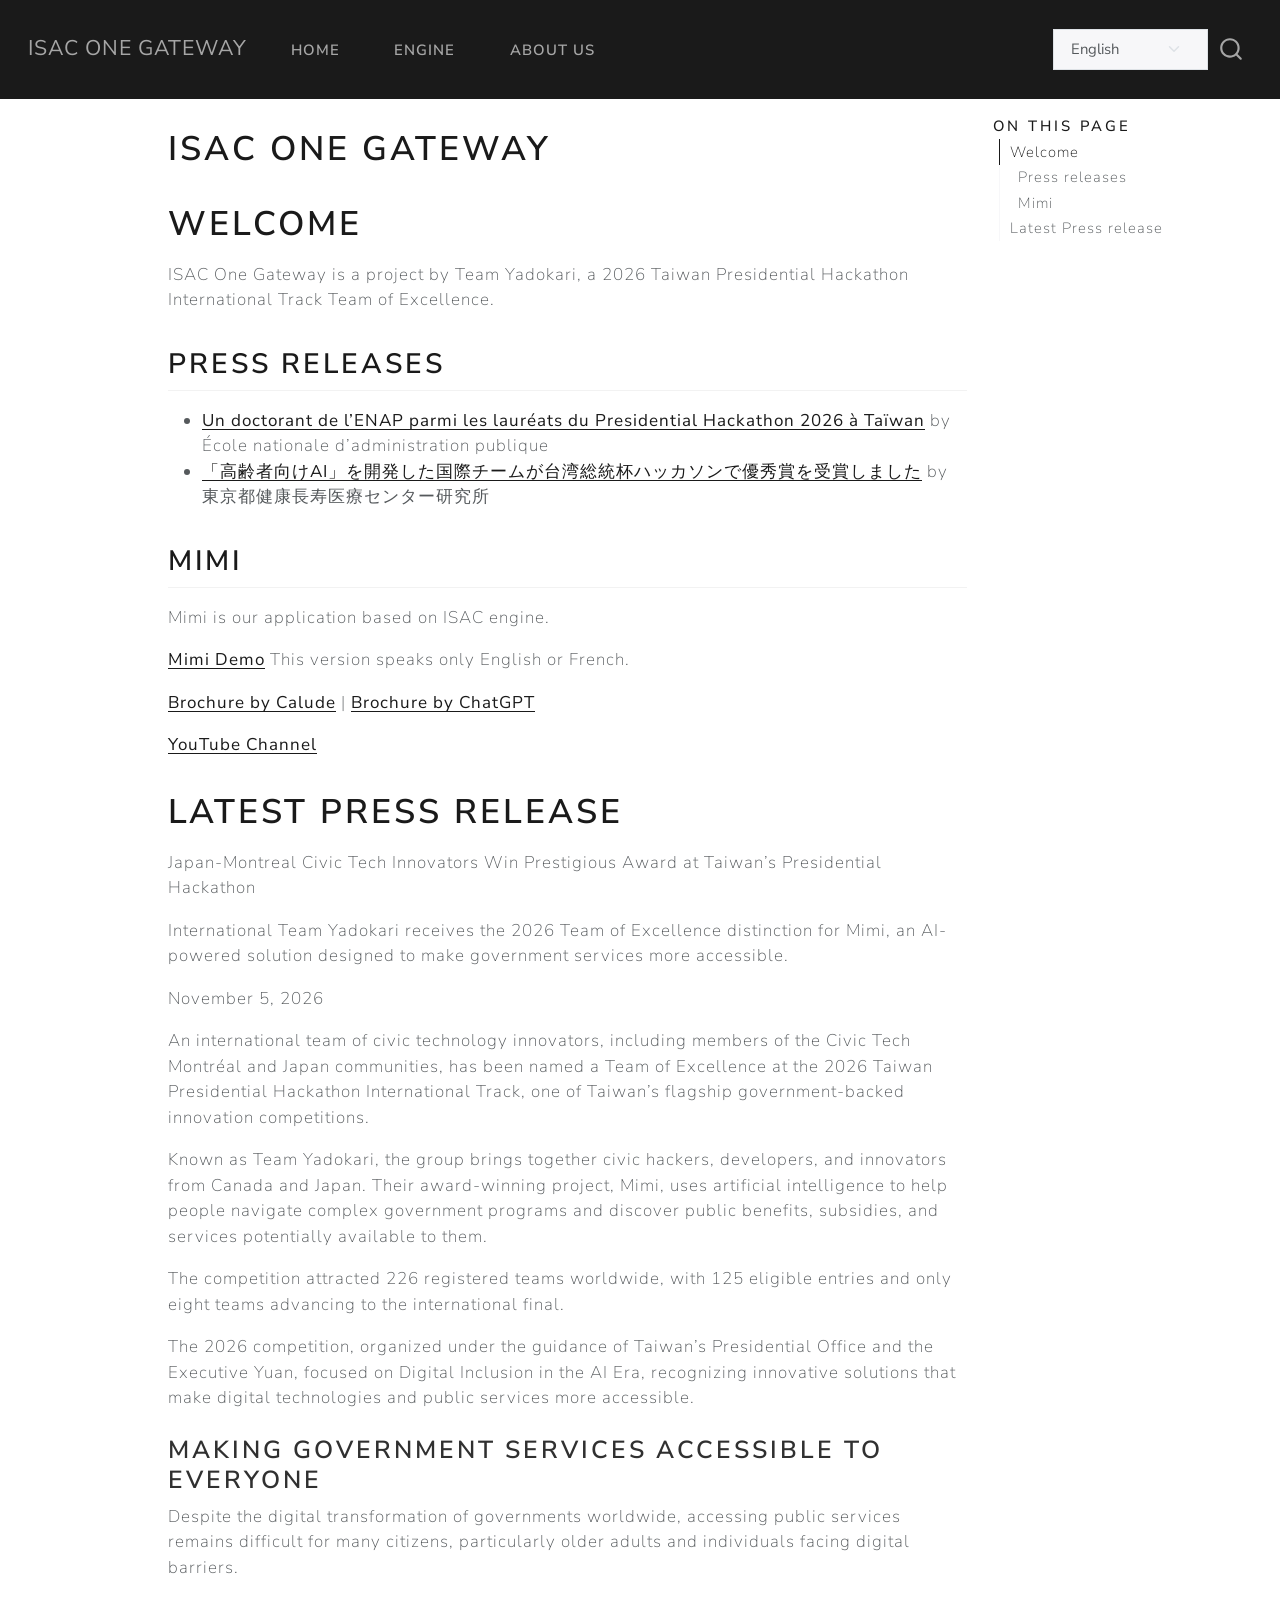
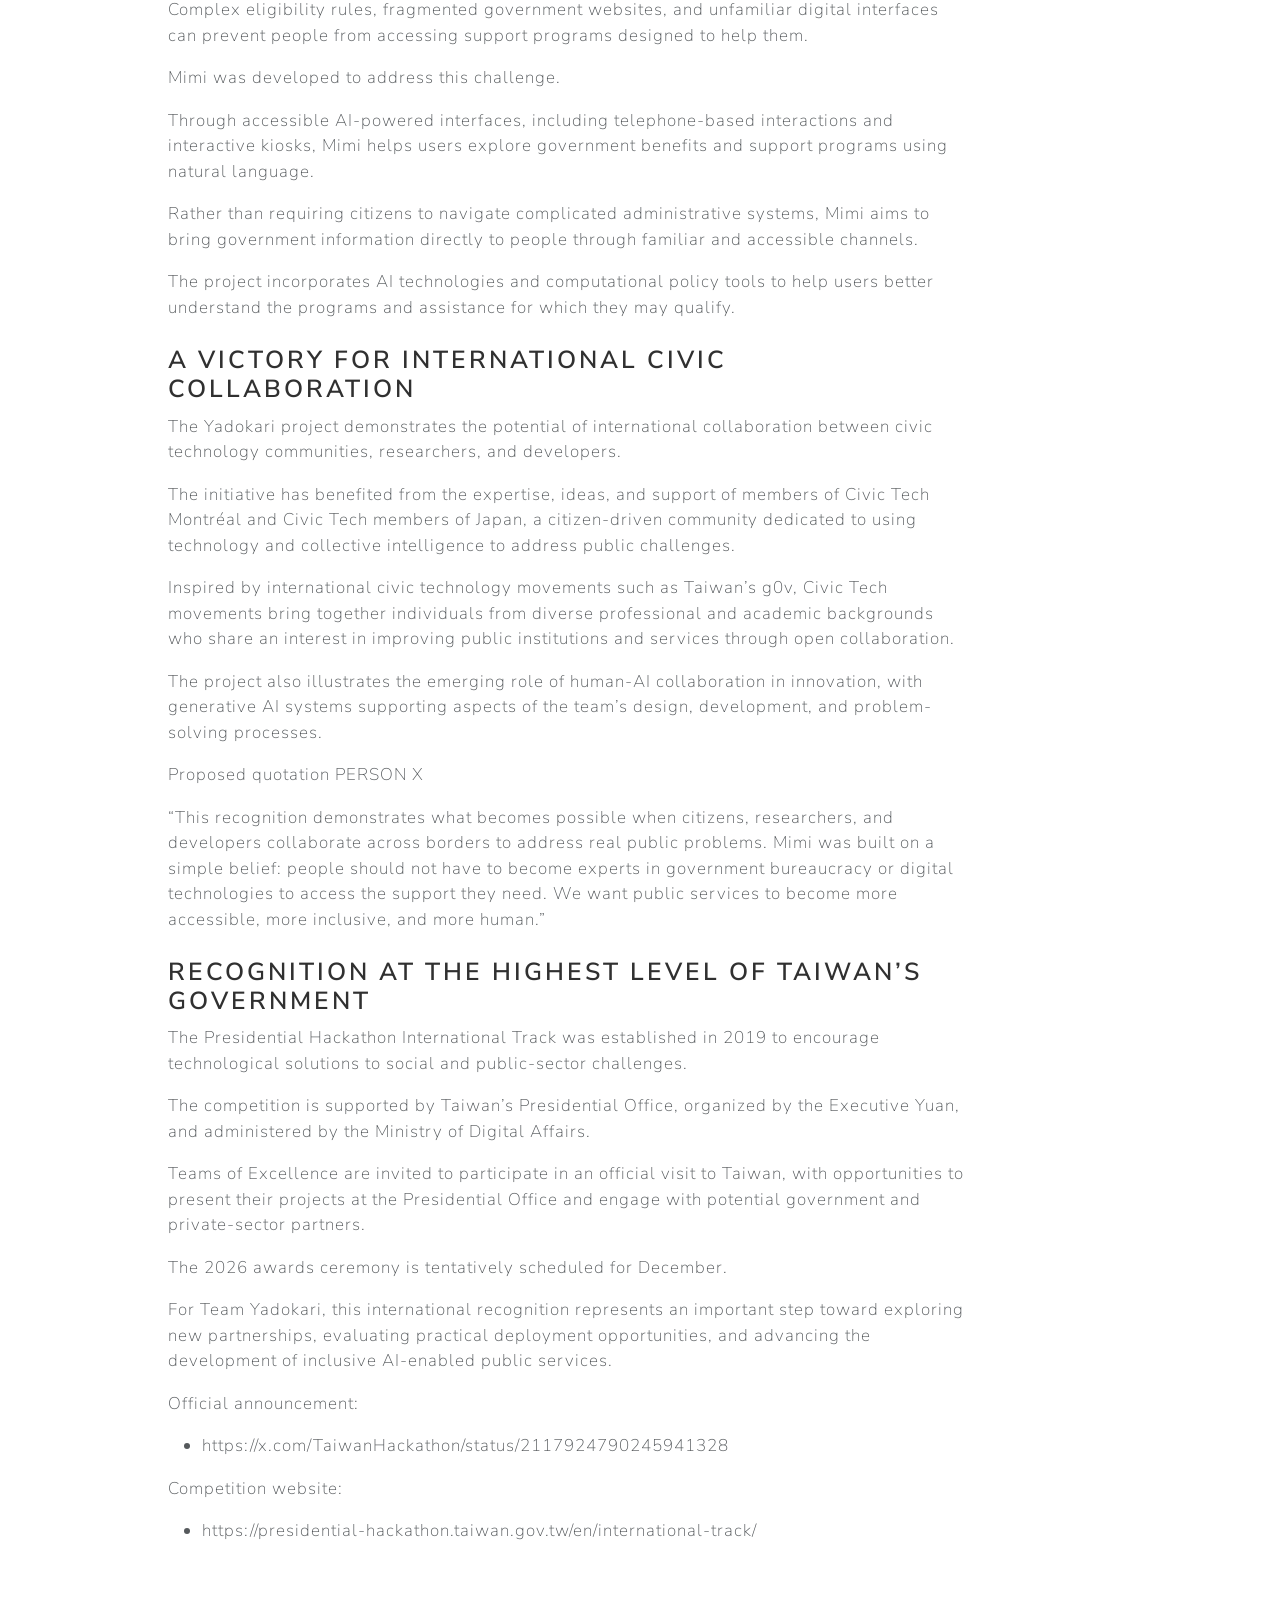
<file: docs/index.html>
<html xmlns="http://www.w3.org/1999/xhtml">    
  <head>      
    <title>Redirect to home/en.html</title>      
    <meta http-equiv="refresh" content="0;URL='home/en.html'" />    
  </head>    
  <body> 
  </body>  
</html>
</file>
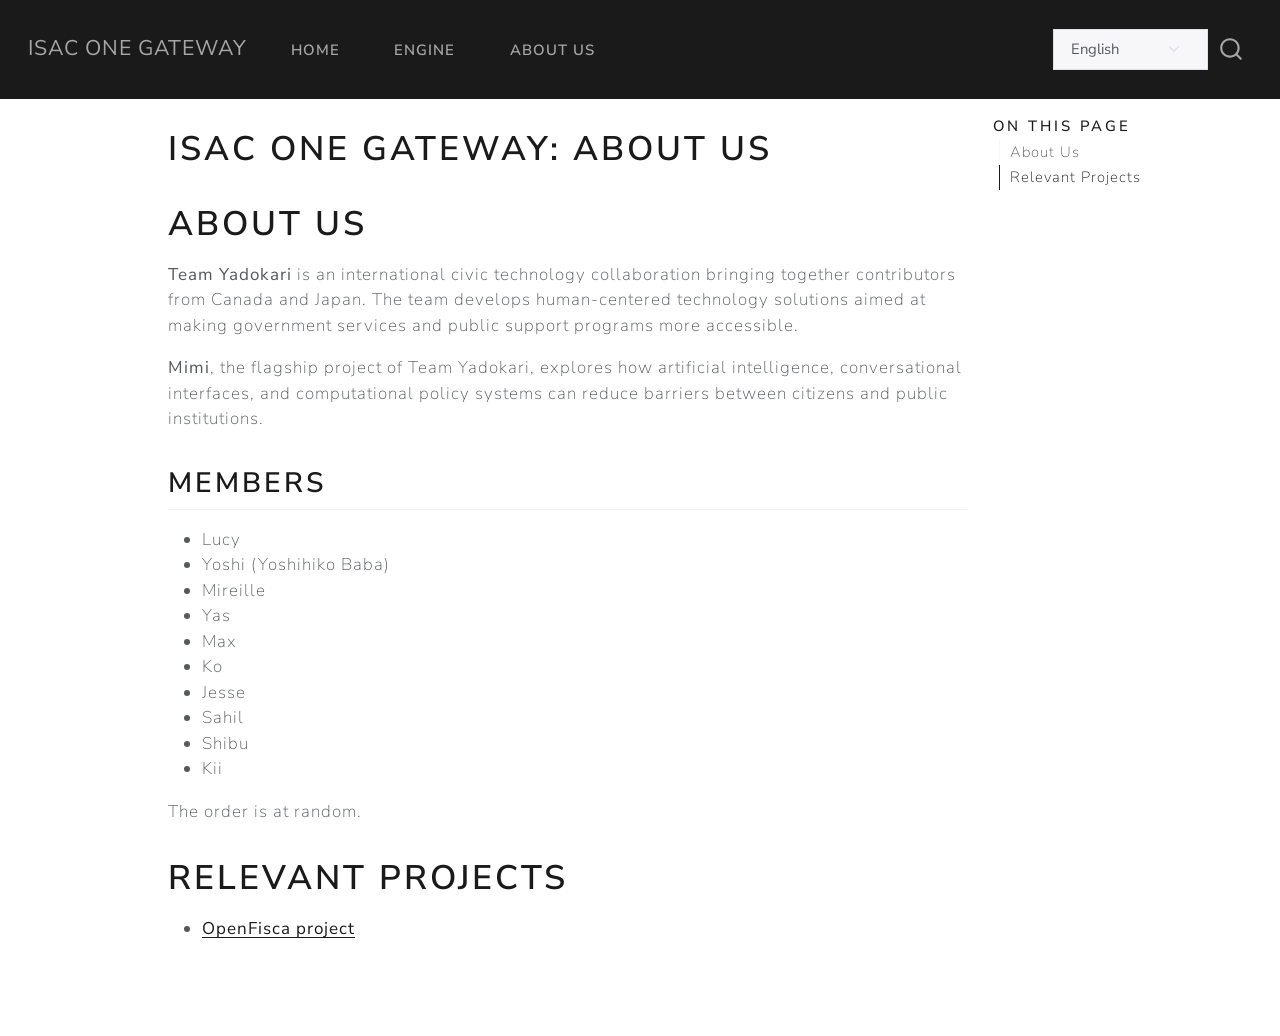
<file: docs/about/en.html>
<!DOCTYPE html>
<html xmlns="http://www.w3.org/1999/xhtml" lang="en" xml:lang="en"><head>

<meta charset="utf-8">
<meta name="generator" content="quarto-1.11.9">

<meta name="viewport" content="width=device-width, initial-scale=1.0, user-scalable=yes">


<title>ISAC One Gateway: About Us – ISAC One Gateway</title>
<style>
/* Default styles provided by pandoc.
** See https://pandoc.org/MANUAL.html#variables-for-html for config info.
*/
span.smallcaps{font-variant: small-caps;}
div.columns{display: flex; gap: 1.5em;}
div.column{flex: auto;}
@media screen {
div.columns{gap: min(4vw, 1.5em);}
div.column{overflow-x: auto;}
}
div.hanging-indent{margin-left: 1.5em; text-indent: -1.5em;}
ul.task-list{list-style: none;}
ul.task-list li input[type="checkbox"] {
  width: 0.8em;
  margin: 0 0.8em 0.2em -1em; /* quarto-specific, see https://github.com/quarto-dev/quarto-cli/issues/4556 */ 
  vertical-align: middle;
}
</style>


<script src="../site_libs/quarto-nav/quarto-nav.js"></script>
<script src="../site_libs/quarto-nav/headroom.min.js"></script>
<script src="../site_libs/clipboard/clipboard.min.js"></script>
<script src="../site_libs/quarto-search/autocomplete.umd.js"></script>
<script src="../site_libs/quarto-search/fuse.min.js"></script>
<script src="../site_libs/quarto-search/quarto-search.js"></script>
<meta name="quarto:offset" content="../">
<script src="../site_libs/quarto-html/quarto.js" type="module"></script>
<script src="../site_libs/quarto-html/tabsets/tabsets.js" type="module"></script>
<script src="../site_libs/quarto-html/scrollable-regions/scrollable-regions.js" type="module"></script>
<script src="../site_libs/quarto-html/popper.min.js"></script>
<script src="../site_libs/quarto-html/tippy.umd.min.js"></script>
<script src="../site_libs/quarto-html/anchor.min.js"></script>
<link href="../site_libs/quarto-html/tippy.css" rel="stylesheet">
<link href="../site_libs/quarto-html/quarto-syntax-highlighting-63b5708e65d6cd79cd7618c58d0c21e7.css" rel="stylesheet" id="quarto-text-highlighting-styles">
<script src="../site_libs/bootstrap/bootstrap.min.js"></script>
<link href="../site_libs/bootstrap/bootstrap-icons.css" rel="stylesheet">
<link href="../site_libs/bootstrap/bootstrap-82cbd601586de768cd45e35580f1d19c.min.css" rel="stylesheet" append-hash="true" id="quarto-bootstrap" data-mode="light">
<script id="quarto-search-options" type="application/json">{
  "location": "navbar",
  "copy-button": false,
  "collapse-after": 3,
  "panel-placement": "end",
  "type": "overlay",
  "limit": 50,
  "keyboard-shortcut": [
    "f",
    "/",
    "s"
  ],
  "show-item-context": false,
  "language": {
    "search-no-results-text": "No results",
    "search-matching-documents-text": "matching documents",
    "search-copy-link-title": "Copy link to search",
    "search-hide-matches-text": "Hide additional matches",
    "search-more-match-text": "more match in this document",
    "search-more-matches-text": "more matches in this document",
    "search-clear-button-title": "Clear",
    "search-text-placeholder": "",
    "search-detached-cancel-button-title": "Cancel",
    "search-submit-button-title": "Submit",
    "search-label": "Search"
  }
}</script>


</head>

<body class="nav-fixed quarto-light"><a id="quarto-skip-link" class="visually-hidden-focusable" href="#quarto-document-content">Skip to main content</a>

<div id="quarto-search-results"></div>
  <header id="quarto-header" class="headroom fixed-top">
    <nav class="navbar navbar-expand-lg " data-bs-theme="dark" aria-label="Site">
      <div class="navbar-container container-fluid">
      <div class="navbar-brand-container mx-auto">
    <a class="navbar-brand" href="../index.html">
    <span class="navbar-title">ISAC One Gateway</span>
    </a>
  </div>
          <button class="navbar-toggler" type="button" data-bs-toggle="collapse" data-bs-target="#navbarCollapse" aria-controls="navbarCollapse" aria-expanded="false" aria-label="Toggle navigation" onclick="if (window.quartoToggleHeadroom) { window.quartoToggleHeadroom(); }">
  <span class="navbar-toggler-icon"></span>
</button>
          <div class="collapse navbar-collapse" id="navbarCollapse">
            <ul class="navbar-nav navbar-nav-scroll me-auto">
  <li class="nav-item">
    <a class="nav-link" href="../home/index.html"> 
<span class="menu-text">Home</span></a>
  </li>  
  <li class="nav-item">
    <a class="nav-link" href="../engine/index.html"> 
<span class="menu-text">Engine</span></a>
  </li>  
  <li class="nav-item">
    <a class="nav-link" href="../about/index.html"> 
<span class="menu-text">About Us</span></a>
  </li>  
</ul>
          </div> <!-- /navcollapse -->
            <div class="quarto-navbar-tools">
</div>
            <div id="quarto-search" class="" title="Search"></div>
      </div> <!-- /container-fluid -->
    </nav>
</header>
<!-- content -->
<div id="quarto-content" class="quarto-container page-columns page-rows-contents page-layout-article page-navbar">
<!-- sidebar -->
<!-- margin-sidebar -->
    <div id="quarto-margin-sidebar" class="sidebar margin-sidebar">
        <nav id="TOC" role="doc-toc" aria-labelledby="toc-title" class="toc-active">
    <h2 id="toc-title">On this page</h2>
   
  <ul>
  <li><a href="#about-us" id="toc-about-us" class="nav-link active" data-scroll-target="#about-us">About Us</a>
  <ul class="collapse">
  <li><a href="#members" id="toc-members" class="nav-link" data-scroll-target="#members">Members</a></li>
  </ul></li>
  <li><a href="#relevant-projects" id="toc-relevant-projects" class="nav-link" data-scroll-target="#relevant-projects">Relevant Projects</a></li>
  </ul>
</nav>
    </div>
<!-- main -->
<main class="content" id="quarto-document-content" tabindex="-1">

<header id="title-block-header" class="quarto-title-block default">
<div class="quarto-title">
<h1 class="title">ISAC One Gateway: About Us</h1>
</div>



<div class="quarto-title-meta">

    
  
    
  </div>
  


</header>


<section id="about-us" class="level1">
<h1>About Us</h1>
<p><strong>Team Yadokari</strong> is an international civic technology collaboration bringing together contributors from Canada and Japan. The team develops human-centered technology solutions aimed at making government services and public support programs more accessible.</p>
<p><strong>Mimi</strong>, the flagship project of Team Yadokari, explores how artificial intelligence, conversational interfaces, and computational policy systems can reduce barriers between citizens and public institutions.</p>
<section id="members" class="level2">
<h2 class="anchored" data-anchor-id="members">Members</h2>
<ul>
<li>Lucy</li>
<li>Yoshi (Yoshihiko Baba)</li>
<li>Mireille</li>
<li>Yas</li>
<li>Max</li>
<li>Ko</li>
<li>Jesse</li>
<li>Sahil</li>
<li>Shibu</li>
<li>Kii</li>
</ul>
<p>The order is at random.</p>
</section>
</section>
<section id="relevant-projects" class="level1">
<h1>Relevant Projects</h1>
<ul>
<li><a href="https://openfisca.org/en/">OpenFisca project</a></li>
</ul>


</section>

</main> <!-- /main -->
<script src="../lang-nav.js"></script>
<script id="quarto-html-after-body" type="application/javascript">
  window.document.addEventListener("DOMContentLoaded", function (event) {
    const icon = "";
    const anchorJS = new window.AnchorJS();
    anchorJS.options = {
      placement: 'right',
      icon: icon
    };
    anchorJS.add('.anchored');
    const isCodeAnnotation = (el) => {
      for (const clz of el.classList) {
        if (clz.startsWith('code-annotation-')) {                     
          return true;
        }
      }
      return false;
    }
    const onCopySuccess = function(e) {
      // button target
      const button = e.trigger;
      // don't keep focus
      button.blur();
      // flash "checked"
      button.classList.add('code-copy-button-checked');
      var currentTitle = button.getAttribute("title");
      button.setAttribute("title", "Copied!");
      let tooltip;
      if (window.bootstrap) {
        button.setAttribute("data-bs-toggle", "tooltip");
        button.setAttribute("data-bs-placement", "left");
        button.setAttribute("data-bs-title", "Copied!");
        tooltip = new bootstrap.Tooltip(button, 
          { trigger: "manual", 
            customClass: "code-copy-button-tooltip",
            offset: [0, -8]});
        tooltip.show();    
      }
      setTimeout(function() {
        if (tooltip) {
          tooltip.hide();
          button.removeAttribute("data-bs-title");
          button.removeAttribute("data-bs-toggle");
          button.removeAttribute("data-bs-placement");
        }
        button.setAttribute("title", currentTitle);
        button.classList.remove('code-copy-button-checked');
      }, 1000);
      // clear code selection
      e.clearSelection();
    }
    const getTextToCopy = function(trigger) {
      const outerScaffold = trigger.parentElement.cloneNode(true);
      const codeEl = outerScaffold.querySelector('code');
      for (const childEl of codeEl.children) {
        if (isCodeAnnotation(childEl)) {
          childEl.remove();
        }
      }
      return codeEl.innerText;
    }
    const clipboard = new window.ClipboardJS('.code-copy-button:not([data-in-quarto-modal])', {
      text: getTextToCopy
    });
    clipboard.on('success', onCopySuccess);
    if (window.document.getElementById('quarto-embedded-source-code-modal')) {
      const clipboardModal = new window.ClipboardJS('.code-copy-button[data-in-quarto-modal]', {
        text: getTextToCopy,
        container: window.document.getElementById('quarto-embedded-source-code-modal')
      });
      clipboardModal.on('success', onCopySuccess);
    }
      var localhostRegex = new RegExp(/^(?:http|https):\/\/localhost\:?[0-9]*\//);
      var mailtoRegex = new RegExp(/^mailto:/);
        var filterRegex = new RegExp('/' + window.location.host + '/');
      var isInternal = (href) => {
          return filterRegex.test(href) || localhostRegex.test(href) || mailtoRegex.test(href);
      }
      // Inspect non-navigation links and adorn them if external
      window.quartoDecorateExternalLinks = function (root) {
     var links = (root || window.document).querySelectorAll('a[href]:not(.nav-link):not(.navbar-brand):not(.toc-action):not(.sidebar-link):not(.sidebar-item-toggle):not(.pagination-link):not(.no-external):not([aria-hidden]):not(.dropdown-item):not(.quarto-navigation-tool):not(.about-link)');
      for (var i=0; i<links.length; i++) {
        const link = links[i];
        if (!isInternal(link.href)) {
          // undo the damage that might have been done by quarto-nav.js in the case of
          // links that we want to consider external
          if (link.dataset.originalHref !== undefined) {
            link.href = link.dataset.originalHref;
          }
          if (!link.classList.contains('no-external-icon')) {
          }
        }
      }
      };
      window.quartoDecorateExternalLinks(window.document);
    // Esc closes the popup (WCAG 1.4.13) and focus leaving both trigger and
    // popup closes it (WCAG 2.4.11); tippy handles neither for interactive popups.
    const hideOnEscAndFocusOut = {
      name: 'hideOnEscAndFocusOut',
      defaultValue: true,
      fn(instance) {
        const dismiss = () => {
          // A show scheduled by the trigger delay would otherwise reopen it
          instance.clearDelayTimeouts();
          instance.hide();
        };
        const onKeyDown = (event) => {
          if (event.key !== 'Escape') {
            return;
          }
          // Keep Esc from also reaching page handlers (e.g. reveal.js overview),
          // except an open reveal.js slide menu, which Esc should close too.
          // The menu handles keys only when its keyboard option is on.
          const menuHandlesEsc = window.Reveal?.getPlugin?.('menu')?.isOpen() &&
            window.Reveal.getConfig().menu?.keyboard !== false;
          if (!menuHandlesEsc) {
            event.stopPropagation();
          }
          if (instance.popper.contains(window.document.activeElement)) {
            // Disabled while refocusing so the focus trigger does not reopen it
            instance.disable();
            instance.reference.focus();
            instance.enable();
          }
          dismiss();
        };
        const onFocusOut = (event) => {
          const target = event.relatedTarget;
          if (target && !instance.reference.contains(target) &&
              !instance.popper.contains(target)) {
            dismiss();
          }
        };
        // On the trigger too: a click trigger (code-annotations: select) has no
        // blur handling. Attached for the instance's lifetime so leaving the
        // trigger also cancels a show still pending on the trigger delay.
        instance.reference.addEventListener('focusout', onFocusOut);
        return {
          onShow() {
            window.document.addEventListener('keydown', onKeyDown, true);
            instance.popper.addEventListener('focusout', onFocusOut);
          },
          onHide() {
            window.document.removeEventListener('keydown', onKeyDown, true);
            instance.popper.removeEventListener('focusout', onFocusOut);
          },
          onDestroy() {
            instance.reference.removeEventListener('focusout', onFocusOut);
          },
        };
      },
    };
    function tippyHover(el, contentFn, onTriggerFn, onUntriggerFn) {
      const config = {
        allowHTML: true,
        maxWidth: 500,
        delay: 100,
        arrow: false,
        appendTo: function(el) {
            return el.parentElement;
        },
        interactive: true,
        interactiveBorder: 10,
        theme: 'quarto',
        placement: 'bottom-start',
        plugins: [hideOnEscAndFocusOut],
      };
      if (contentFn) {
        config.content = contentFn;
      }
      if (onTriggerFn) {
        config.onTrigger = onTriggerFn;
      }
      if (onUntriggerFn) {
        config.onUntrigger = onUntriggerFn;
      }
      window.tippy(el, config); 
    }
    const noterefs = window.document.querySelectorAll('a[role="doc-noteref"]');
    for (var i=0; i<noterefs.length; i++) {
      const ref = noterefs[i];
      tippyHover(ref, function() {
        // use id or data attribute instead here
        let href = ref.getAttribute('data-footnote-href') || ref.getAttribute('href');
        try { href = new URL(href).hash; } catch {}
        const id = href.replace(/^#\/?/, "");
        const note = window.document.getElementById(id);
        if (note) {
          return note.innerHTML;
        } else {
          return "";
        }
      });
    }
    const xrefs = window.document.querySelectorAll('a.quarto-xref');
    const processXRef = (id, note) => {
      // Strip column container classes
      const stripColumnClz = (el) => {
        el.classList.remove("page-full", "page-columns");
        if (el.children) {
          for (const child of el.children) {
            stripColumnClz(child);
          }
        }
      }
      stripColumnClz(note)
      if (id === null || id.startsWith('sec-')) {
        // Special case sections, only their first couple elements
        const container = document.createElement("div");
        if (note.children && note.children.length > 2) {
          container.appendChild(note.children[0].cloneNode(true));
          for (let i = 1; i < note.children.length; i++) {
            const child = note.children[i];
            if (child.tagName === "P" && child.innerText === "") {
              continue;
            } else {
              container.appendChild(child.cloneNode(true));
              break;
            }
          }
          if (window.Quarto?.typesetMath) {
            window.Quarto.typesetMath(container);
          }
          return container.innerHTML
        } else {
          if (window.Quarto?.typesetMath) {
            window.Quarto.typesetMath(note);
          }
          return note.innerHTML;
        }
      } else {
        // Remove any anchor links if they are present
        const anchorLink = note.querySelector('a.anchorjs-link');
        if (anchorLink) {
          anchorLink.remove();
        }
        if (window.Quarto?.typesetMath) {
          window.Quarto.typesetMath(note);
        }
        if (note.classList.contains("callout")) {
          return note.outerHTML;
        } else {
          return note.innerHTML;
        }
      }
    }
    for (var i=0; i<xrefs.length; i++) {
      const xref = xrefs[i];
      tippyHover(xref, undefined, function(instance) {
        instance.disable();
        let url = xref.getAttribute('href');
        let hash = undefined; 
        if (url.startsWith('#')) {
          hash = url;
        } else {
          try { hash = new URL(url).hash; } catch {}
        }
        if (hash) {
          const id = hash.replace(/^#\/?/, "");
          const note = window.document.getElementById(id);
          if (note !== null) {
            try {
              const html = processXRef(id, note.cloneNode(true));
              instance.setContent(html);
            } finally {
              instance.enable();
              instance.show();
            }
          } else {
            // See if we can fetch this
            fetch(url.split('#')[0])
            .then(res => res.text())
            .then(html => {
              const parser = new DOMParser();
              const htmlDoc = parser.parseFromString(html, "text/html");
              const note = htmlDoc.getElementById(id);
              if (note !== null) {
                const html = processXRef(id, note);
                instance.setContent(html);
              } 
            }).finally(() => {
              instance.enable();
              instance.show();
            });
          }
        } else {
          // See if we can fetch a full url (with no hash to target)
          // This is a special case and we should probably do some content thinning / targeting
          fetch(url)
          .then(res => res.text())
          .then(html => {
            const parser = new DOMParser();
            const htmlDoc = parser.parseFromString(html, "text/html");
            const note = htmlDoc.querySelector('main.content');
            if (note !== null) {
              // This should only happen for chapter cross references
              // (since there is no id in the URL)
              // remove the first header
              if (note.children.length > 0 && note.children[0].tagName === "HEADER") {
                note.children[0].remove();
              }
              const html = processXRef(null, note);
              instance.setContent(html);
            } 
          }).finally(() => {
            instance.enable();
            instance.show();
          });
        }
      }, function(instance) {
      });
    }
        let selectedAnnoteEl;
        const selectorForAnnotation = ( cell, annotation) => {
          let cellAttr = 'data-code-cell="' + cell + '"';
          let lineAttr = 'data-code-annotation="' +  annotation + '"';
          const selector = 'span[' + cellAttr + '][' + lineAttr + ']';
          return selector;
        }
        const selectCodeLines = (annoteEl) => {
          const doc = window.document;
          const targetCell = annoteEl.getAttribute("data-target-cell");
          const targetAnnotation = annoteEl.getAttribute("data-target-annotation");
          const annoteSpan = window.document.querySelector(selectorForAnnotation(targetCell, targetAnnotation));
          const lines = annoteSpan.getAttribute("data-code-lines").split(",");
          const lineIds = lines.map((line) => {
            return targetCell + "-" + line;
          })
          // Each band is positioned against its own containing block, which is
          // not the offsetParent of the lines, so place it from client rects.
          const placeBand = (band, firstEl, lastEl, codeBlock) => {
            const container = band.offsetParent;
            if (container === null) {
              return;
            }
            const containerRect = container.getBoundingClientRect();
            // Reveal.js scales slides with a transform, so convert client
            // pixels back to the CSS pixels of the container.
            const scale = containerRect.height / container.offsetHeight || 1;
            const firstRect = firstEl.getBoundingClientRect();
            const lastRect = lastEl.getBoundingClientRect();
            const top = (firstRect.top - containerRect.top) / scale - container.clientTop + container.scrollTop;
            const height = (lastRect.bottom - firstRect.top) / scale;
            band.style.top = top - 2 + "px";
            band.style.height = height + 4 + "px";
            if (codeBlock) {
              // Without the copy button wrapper, the containing block is wider
              // than the code block, so span the code block explicitly.
              const blockRect = codeBlock.getBoundingClientRect();
              band.style.left = (blockRect.left - containerRect.left) / scale - container.clientLeft + container.scrollLeft + "px";
              band.style.width = blockRect.width / scale + "px";
            }
          };
          if (lineIds.length > 0) {
            const el = window.document.getElementById(lineIds[0]);
            const lastEl = window.document.getElementById(lineIds[lineIds.length - 1]);
            const parent = el.parentElement.parentElement;
            // cook up a div (if necessary) and position it
            let div = window.document.getElementById("code-annotation-line-highlight");
            if (div === null) {
              div = window.document.createElement("div");
              div.setAttribute("id", "code-annotation-line-highlight");
              div.style.position = 'absolute';
              parent.appendChild(div);
            }
            placeBand(div, el, lastEl, parent.closest("div.sourceCode") || parent);
            let gutterDiv = window.document.getElementById("code-annotation-line-highlight-gutter");
            if (gutterDiv === null) {
              gutterDiv = window.document.createElement("div");
              gutterDiv.setAttribute("id", "code-annotation-line-highlight-gutter");
              gutterDiv.style.position = 'absolute';
              const codeCell = window.document.getElementById(targetCell);
              const gutter = codeCell.querySelector('.code-annotation-gutter');
              gutter.appendChild(gutterDiv);
            }
            placeBand(gutterDiv, el, lastEl);
            selectedAnnoteEl = annoteEl;
          }
        };
        const unselectCodeLines = () => {
          const elementsIds = ["code-annotation-line-highlight", "code-annotation-line-highlight-gutter"];
          elementsIds.forEach((elId) => {
            const div = window.document.getElementById(elId);
            if (div) {
              div.remove();
            }
          });
          selectedAnnoteEl = undefined;
        };
          // Handle positioning of the toggle
      window.addEventListener(
        "resize",
        throttle(() => {
          elRect = undefined;
          if (selectedAnnoteEl) {
            selectCodeLines(selectedAnnoteEl);
          }
        }, 10)
      );
      function throttle(fn, ms) {
      let throttle = false;
      let timer;
        return (...args) => {
          if(!throttle) { // first call gets through
              fn.apply(this, args);
              throttle = true;
          } else { // all the others get throttled
              if(timer) clearTimeout(timer); // cancel #2
              timer = setTimeout(() => {
                fn.apply(this, args);
                timer = throttle = false;
              }, ms);
          }
        };
      }
        // Attach click handler to the DT
        const annoteDls = window.document.querySelectorAll('dt[data-target-cell]');
        for (const annoteDlNode of annoteDls) {
          annoteDlNode.addEventListener('click', (event) => {
            const clickedEl = event.target;
            if (clickedEl !== selectedAnnoteEl) {
              unselectCodeLines();
              const activeEl = window.document.querySelector('dt[data-target-cell].code-annotation-active');
              if (activeEl) {
                activeEl.classList.remove('code-annotation-active');
              }
              selectCodeLines(clickedEl);
              clickedEl.classList.add('code-annotation-active');
            } else {
              // Unselect the line
              unselectCodeLines();
              clickedEl.classList.remove('code-annotation-active');
            }
          });
        }
    const findCites = (el) => {
      const parentEl = el.parentElement;
      if (parentEl) {
        const cites = parentEl.dataset.cites;
        if (cites) {
          return {
            el,
            cites: cites.split(' ')
          };
        } else {
          return findCites(el.parentElement)
        }
      } else {
        return undefined;
      }
    };
    var bibliorefs = window.document.querySelectorAll('a[role="doc-biblioref"]');
    for (var i=0; i<bibliorefs.length; i++) {
      const ref = bibliorefs[i];
      const citeInfo = findCites(ref);
      if (citeInfo) {
        tippyHover(citeInfo.el, function() {
          var popup = window.document.createElement('div');
          citeInfo.cites.forEach(function(cite) {
            var citeDiv = window.document.createElement('div');
            citeDiv.classList.add('hanging-indent');
            citeDiv.classList.add('csl-entry');
            var biblioDiv = window.document.getElementById('ref-' + cite);
            if (biblioDiv) {
              citeDiv.innerHTML = biblioDiv.innerHTML;
            }
            popup.appendChild(citeDiv);
          });
          return popup.innerHTML;
        });
      }
    }
  });
  </script>
  <script type="application/javascript">
  window.quartoScrollableRegionsLabels = {"code":"Scrollable code","output":"Scrollable output"};
  </script>
</div> <!-- /content -->




</body></html>
</file>
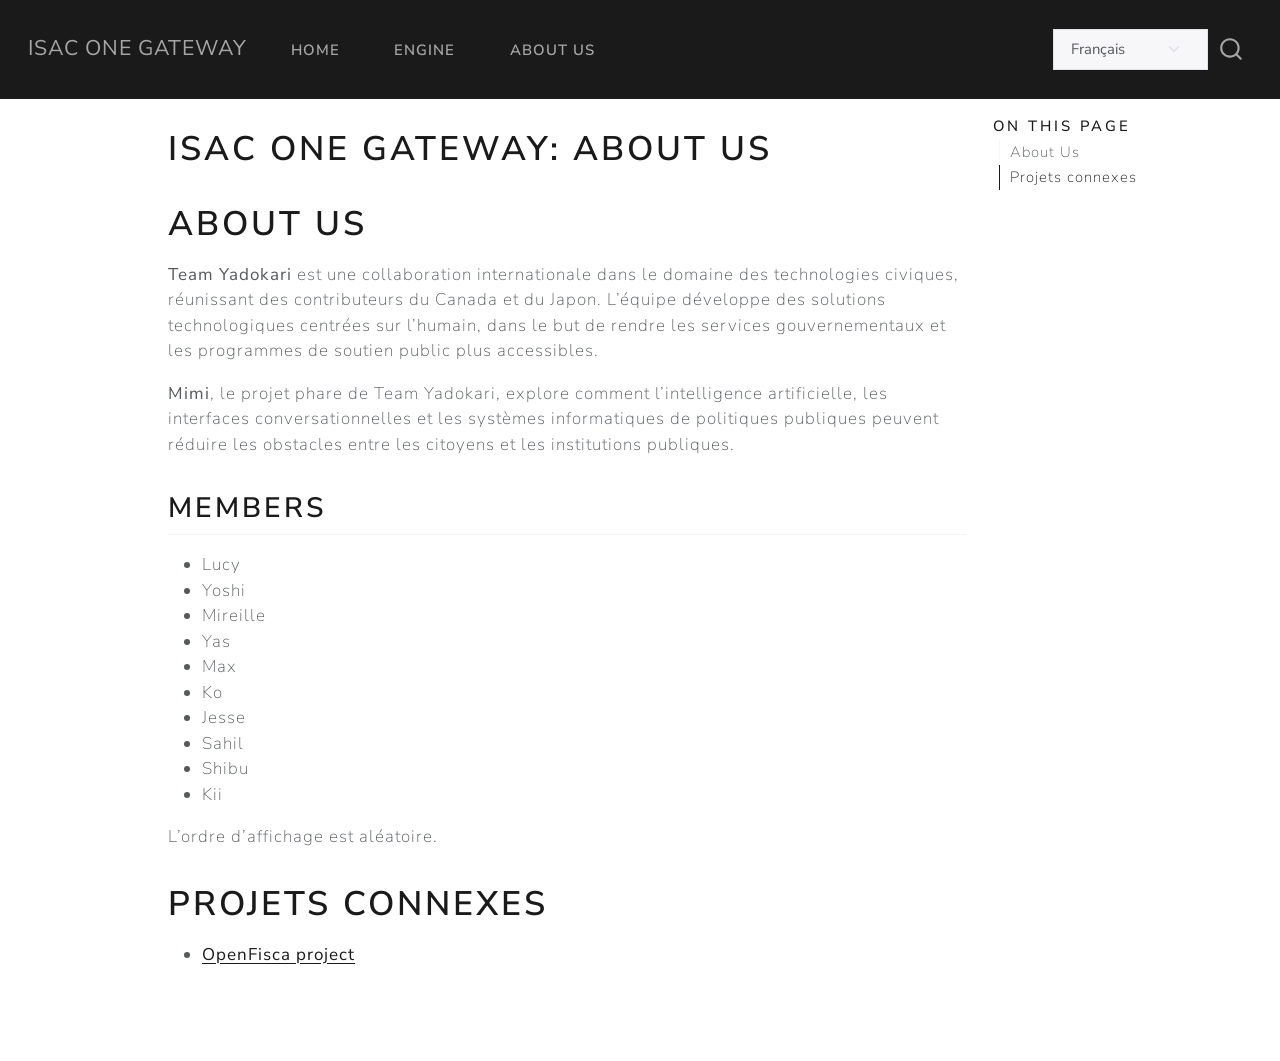
<file: docs/about/fr.html>
<!DOCTYPE html>
<html xmlns="http://www.w3.org/1999/xhtml" lang="en" xml:lang="en"><head>

<meta charset="utf-8">
<meta name="generator" content="quarto-1.11.9">

<meta name="viewport" content="width=device-width, initial-scale=1.0, user-scalable=yes">


<title>ISAC One Gateway: About Us – ISAC One Gateway</title>
<style>
/* Default styles provided by pandoc.
** See https://pandoc.org/MANUAL.html#variables-for-html for config info.
*/
span.smallcaps{font-variant: small-caps;}
div.columns{display: flex; gap: 1.5em;}
div.column{flex: auto;}
@media screen {
div.columns{gap: min(4vw, 1.5em);}
div.column{overflow-x: auto;}
}
div.hanging-indent{margin-left: 1.5em; text-indent: -1.5em;}
ul.task-list{list-style: none;}
ul.task-list li input[type="checkbox"] {
  width: 0.8em;
  margin: 0 0.8em 0.2em -1em; /* quarto-specific, see https://github.com/quarto-dev/quarto-cli/issues/4556 */ 
  vertical-align: middle;
}
</style>


<script src="../site_libs/quarto-nav/quarto-nav.js"></script>
<script src="../site_libs/quarto-nav/headroom.min.js"></script>
<script src="../site_libs/clipboard/clipboard.min.js"></script>
<script src="../site_libs/quarto-search/autocomplete.umd.js"></script>
<script src="../site_libs/quarto-search/fuse.min.js"></script>
<script src="../site_libs/quarto-search/quarto-search.js"></script>
<meta name="quarto:offset" content="../">
<script src="../site_libs/quarto-html/quarto.js" type="module"></script>
<script src="../site_libs/quarto-html/tabsets/tabsets.js" type="module"></script>
<script src="../site_libs/quarto-html/scrollable-regions/scrollable-regions.js" type="module"></script>
<script src="../site_libs/quarto-html/popper.min.js"></script>
<script src="../site_libs/quarto-html/tippy.umd.min.js"></script>
<script src="../site_libs/quarto-html/anchor.min.js"></script>
<link href="../site_libs/quarto-html/tippy.css" rel="stylesheet">
<link href="../site_libs/quarto-html/quarto-syntax-highlighting-63b5708e65d6cd79cd7618c58d0c21e7.css" rel="stylesheet" id="quarto-text-highlighting-styles">
<script src="../site_libs/bootstrap/bootstrap.min.js"></script>
<link href="../site_libs/bootstrap/bootstrap-icons.css" rel="stylesheet">
<link href="../site_libs/bootstrap/bootstrap-82cbd601586de768cd45e35580f1d19c.min.css" rel="stylesheet" append-hash="true" id="quarto-bootstrap" data-mode="light">
<script id="quarto-search-options" type="application/json">{
  "location": "navbar",
  "copy-button": false,
  "collapse-after": 3,
  "panel-placement": "end",
  "type": "overlay",
  "limit": 50,
  "keyboard-shortcut": [
    "f",
    "/",
    "s"
  ],
  "show-item-context": false,
  "language": {
    "search-no-results-text": "No results",
    "search-matching-documents-text": "matching documents",
    "search-copy-link-title": "Copy link to search",
    "search-hide-matches-text": "Hide additional matches",
    "search-more-match-text": "more match in this document",
    "search-more-matches-text": "more matches in this document",
    "search-clear-button-title": "Clear",
    "search-text-placeholder": "",
    "search-detached-cancel-button-title": "Cancel",
    "search-submit-button-title": "Submit",
    "search-label": "Search"
  }
}</script>


</head>

<body class="nav-fixed quarto-light"><a id="quarto-skip-link" class="visually-hidden-focusable" href="#quarto-document-content">Skip to main content</a>

<div id="quarto-search-results"></div>
  <header id="quarto-header" class="headroom fixed-top">
    <nav class="navbar navbar-expand-lg " data-bs-theme="dark" aria-label="Site">
      <div class="navbar-container container-fluid">
      <div class="navbar-brand-container mx-auto">
    <a class="navbar-brand" href="../index.html">
    <span class="navbar-title">ISAC One Gateway</span>
    </a>
  </div>
          <button class="navbar-toggler" type="button" data-bs-toggle="collapse" data-bs-target="#navbarCollapse" aria-controls="navbarCollapse" aria-expanded="false" aria-label="Toggle navigation" onclick="if (window.quartoToggleHeadroom) { window.quartoToggleHeadroom(); }">
  <span class="navbar-toggler-icon"></span>
</button>
          <div class="collapse navbar-collapse" id="navbarCollapse">
            <ul class="navbar-nav navbar-nav-scroll me-auto">
  <li class="nav-item">
    <a class="nav-link" href="../home/index.html"> 
<span class="menu-text">Home</span></a>
  </li>  
  <li class="nav-item">
    <a class="nav-link" href="../engine/index.html"> 
<span class="menu-text">Engine</span></a>
  </li>  
  <li class="nav-item">
    <a class="nav-link" href="../about/index.html"> 
<span class="menu-text">About Us</span></a>
  </li>  
</ul>
          </div> <!-- /navcollapse -->
            <div class="quarto-navbar-tools">
</div>
            <div id="quarto-search" class="" title="Search"></div>
      </div> <!-- /container-fluid -->
    </nav>
</header>
<!-- content -->
<div id="quarto-content" class="quarto-container page-columns page-rows-contents page-layout-article page-navbar">
<!-- sidebar -->
<!-- margin-sidebar -->
    <div id="quarto-margin-sidebar" class="sidebar margin-sidebar">
        <nav id="TOC" role="doc-toc" aria-labelledby="toc-title" class="toc-active">
    <h2 id="toc-title">On this page</h2>
   
  <ul>
  <li><a href="#about-us" id="toc-about-us" class="nav-link active" data-scroll-target="#about-us">About Us</a>
  <ul class="collapse">
  <li><a href="#members" id="toc-members" class="nav-link" data-scroll-target="#members">Members</a></li>
  </ul></li>
  <li><a href="#projets-connexes" id="toc-projets-connexes" class="nav-link" data-scroll-target="#projets-connexes">Projets connexes</a></li>
  </ul>
</nav>
    </div>
<!-- main -->
<main class="content" id="quarto-document-content" tabindex="-1">

<header id="title-block-header" class="quarto-title-block default">
<div class="quarto-title">
<h1 class="title">ISAC One Gateway: About Us</h1>
</div>



<div class="quarto-title-meta">

    
  
    
  </div>
  


</header>


<section id="about-us" class="level1">
<h1>About Us</h1>
<p><strong>Team Yadokari</strong> est une collaboration internationale dans le domaine des technologies civiques, réunissant des contributeurs du Canada et du Japon. L’équipe développe des solutions technologiques centrées sur l’humain, dans le but de rendre les services gouvernementaux et les programmes de soutien public plus accessibles.</p>
<p><strong>Mimi</strong>, le projet phare de Team Yadokari, explore comment l’intelligence artificielle, les interfaces conversationnelles et les systèmes informatiques de politiques publiques peuvent réduire les obstacles entre les citoyens et les institutions publiques.</p>
<section id="members" class="level2">
<h2 class="anchored" data-anchor-id="members">Members</h2>
<ul>
<li>Lucy</li>
<li>Yoshi</li>
<li>Mireille</li>
<li>Yas</li>
<li>Max</li>
<li>Ko</li>
<li>Jesse</li>
<li>Sahil</li>
<li>Shibu</li>
<li>Kii</li>
</ul>
<p>L’ordre d’affichage est aléatoire.</p>
</section>
</section>
<section id="projets-connexes" class="level1">
<h1>Projets connexes</h1>
<ul>
<li><a href="https://openfisca.org/fr/">OpenFisca project</a></li>
</ul>


</section>

</main> <!-- /main -->
<script src="../lang-nav.js"></script>
<script id="quarto-html-after-body" type="application/javascript">
  window.document.addEventListener("DOMContentLoaded", function (event) {
    const icon = "";
    const anchorJS = new window.AnchorJS();
    anchorJS.options = {
      placement: 'right',
      icon: icon
    };
    anchorJS.add('.anchored');
    const isCodeAnnotation = (el) => {
      for (const clz of el.classList) {
        if (clz.startsWith('code-annotation-')) {                     
          return true;
        }
      }
      return false;
    }
    const onCopySuccess = function(e) {
      // button target
      const button = e.trigger;
      // don't keep focus
      button.blur();
      // flash "checked"
      button.classList.add('code-copy-button-checked');
      var currentTitle = button.getAttribute("title");
      button.setAttribute("title", "Copied!");
      let tooltip;
      if (window.bootstrap) {
        button.setAttribute("data-bs-toggle", "tooltip");
        button.setAttribute("data-bs-placement", "left");
        button.setAttribute("data-bs-title", "Copied!");
        tooltip = new bootstrap.Tooltip(button, 
          { trigger: "manual", 
            customClass: "code-copy-button-tooltip",
            offset: [0, -8]});
        tooltip.show();    
      }
      setTimeout(function() {
        if (tooltip) {
          tooltip.hide();
          button.removeAttribute("data-bs-title");
          button.removeAttribute("data-bs-toggle");
          button.removeAttribute("data-bs-placement");
        }
        button.setAttribute("title", currentTitle);
        button.classList.remove('code-copy-button-checked');
      }, 1000);
      // clear code selection
      e.clearSelection();
    }
    const getTextToCopy = function(trigger) {
      const outerScaffold = trigger.parentElement.cloneNode(true);
      const codeEl = outerScaffold.querySelector('code');
      for (const childEl of codeEl.children) {
        if (isCodeAnnotation(childEl)) {
          childEl.remove();
        }
      }
      return codeEl.innerText;
    }
    const clipboard = new window.ClipboardJS('.code-copy-button:not([data-in-quarto-modal])', {
      text: getTextToCopy
    });
    clipboard.on('success', onCopySuccess);
    if (window.document.getElementById('quarto-embedded-source-code-modal')) {
      const clipboardModal = new window.ClipboardJS('.code-copy-button[data-in-quarto-modal]', {
        text: getTextToCopy,
        container: window.document.getElementById('quarto-embedded-source-code-modal')
      });
      clipboardModal.on('success', onCopySuccess);
    }
      var localhostRegex = new RegExp(/^(?:http|https):\/\/localhost\:?[0-9]*\//);
      var mailtoRegex = new RegExp(/^mailto:/);
        var filterRegex = new RegExp('/' + window.location.host + '/');
      var isInternal = (href) => {
          return filterRegex.test(href) || localhostRegex.test(href) || mailtoRegex.test(href);
      }
      // Inspect non-navigation links and adorn them if external
      window.quartoDecorateExternalLinks = function (root) {
     var links = (root || window.document).querySelectorAll('a[href]:not(.nav-link):not(.navbar-brand):not(.toc-action):not(.sidebar-link):not(.sidebar-item-toggle):not(.pagination-link):not(.no-external):not([aria-hidden]):not(.dropdown-item):not(.quarto-navigation-tool):not(.about-link)');
      for (var i=0; i<links.length; i++) {
        const link = links[i];
        if (!isInternal(link.href)) {
          // undo the damage that might have been done by quarto-nav.js in the case of
          // links that we want to consider external
          if (link.dataset.originalHref !== undefined) {
            link.href = link.dataset.originalHref;
          }
          if (!link.classList.contains('no-external-icon')) {
          }
        }
      }
      };
      window.quartoDecorateExternalLinks(window.document);
    // Esc closes the popup (WCAG 1.4.13) and focus leaving both trigger and
    // popup closes it (WCAG 2.4.11); tippy handles neither for interactive popups.
    const hideOnEscAndFocusOut = {
      name: 'hideOnEscAndFocusOut',
      defaultValue: true,
      fn(instance) {
        const dismiss = () => {
          // A show scheduled by the trigger delay would otherwise reopen it
          instance.clearDelayTimeouts();
          instance.hide();
        };
        const onKeyDown = (event) => {
          if (event.key !== 'Escape') {
            return;
          }
          // Keep Esc from also reaching page handlers (e.g. reveal.js overview),
          // except an open reveal.js slide menu, which Esc should close too.
          // The menu handles keys only when its keyboard option is on.
          const menuHandlesEsc = window.Reveal?.getPlugin?.('menu')?.isOpen() &&
            window.Reveal.getConfig().menu?.keyboard !== false;
          if (!menuHandlesEsc) {
            event.stopPropagation();
          }
          if (instance.popper.contains(window.document.activeElement)) {
            // Disabled while refocusing so the focus trigger does not reopen it
            instance.disable();
            instance.reference.focus();
            instance.enable();
          }
          dismiss();
        };
        const onFocusOut = (event) => {
          const target = event.relatedTarget;
          if (target && !instance.reference.contains(target) &&
              !instance.popper.contains(target)) {
            dismiss();
          }
        };
        // On the trigger too: a click trigger (code-annotations: select) has no
        // blur handling. Attached for the instance's lifetime so leaving the
        // trigger also cancels a show still pending on the trigger delay.
        instance.reference.addEventListener('focusout', onFocusOut);
        return {
          onShow() {
            window.document.addEventListener('keydown', onKeyDown, true);
            instance.popper.addEventListener('focusout', onFocusOut);
          },
          onHide() {
            window.document.removeEventListener('keydown', onKeyDown, true);
            instance.popper.removeEventListener('focusout', onFocusOut);
          },
          onDestroy() {
            instance.reference.removeEventListener('focusout', onFocusOut);
          },
        };
      },
    };
    function tippyHover(el, contentFn, onTriggerFn, onUntriggerFn) {
      const config = {
        allowHTML: true,
        maxWidth: 500,
        delay: 100,
        arrow: false,
        appendTo: function(el) {
            return el.parentElement;
        },
        interactive: true,
        interactiveBorder: 10,
        theme: 'quarto',
        placement: 'bottom-start',
        plugins: [hideOnEscAndFocusOut],
      };
      if (contentFn) {
        config.content = contentFn;
      }
      if (onTriggerFn) {
        config.onTrigger = onTriggerFn;
      }
      if (onUntriggerFn) {
        config.onUntrigger = onUntriggerFn;
      }
      window.tippy(el, config); 
    }
    const noterefs = window.document.querySelectorAll('a[role="doc-noteref"]');
    for (var i=0; i<noterefs.length; i++) {
      const ref = noterefs[i];
      tippyHover(ref, function() {
        // use id or data attribute instead here
        let href = ref.getAttribute('data-footnote-href') || ref.getAttribute('href');
        try { href = new URL(href).hash; } catch {}
        const id = href.replace(/^#\/?/, "");
        const note = window.document.getElementById(id);
        if (note) {
          return note.innerHTML;
        } else {
          return "";
        }
      });
    }
    const xrefs = window.document.querySelectorAll('a.quarto-xref');
    const processXRef = (id, note) => {
      // Strip column container classes
      const stripColumnClz = (el) => {
        el.classList.remove("page-full", "page-columns");
        if (el.children) {
          for (const child of el.children) {
            stripColumnClz(child);
          }
        }
      }
      stripColumnClz(note)
      if (id === null || id.startsWith('sec-')) {
        // Special case sections, only their first couple elements
        const container = document.createElement("div");
        if (note.children && note.children.length > 2) {
          container.appendChild(note.children[0].cloneNode(true));
          for (let i = 1; i < note.children.length; i++) {
            const child = note.children[i];
            if (child.tagName === "P" && child.innerText === "") {
              continue;
            } else {
              container.appendChild(child.cloneNode(true));
              break;
            }
          }
          if (window.Quarto?.typesetMath) {
            window.Quarto.typesetMath(container);
          }
          return container.innerHTML
        } else {
          if (window.Quarto?.typesetMath) {
            window.Quarto.typesetMath(note);
          }
          return note.innerHTML;
        }
      } else {
        // Remove any anchor links if they are present
        const anchorLink = note.querySelector('a.anchorjs-link');
        if (anchorLink) {
          anchorLink.remove();
        }
        if (window.Quarto?.typesetMath) {
          window.Quarto.typesetMath(note);
        }
        if (note.classList.contains("callout")) {
          return note.outerHTML;
        } else {
          return note.innerHTML;
        }
      }
    }
    for (var i=0; i<xrefs.length; i++) {
      const xref = xrefs[i];
      tippyHover(xref, undefined, function(instance) {
        instance.disable();
        let url = xref.getAttribute('href');
        let hash = undefined; 
        if (url.startsWith('#')) {
          hash = url;
        } else {
          try { hash = new URL(url).hash; } catch {}
        }
        if (hash) {
          const id = hash.replace(/^#\/?/, "");
          const note = window.document.getElementById(id);
          if (note !== null) {
            try {
              const html = processXRef(id, note.cloneNode(true));
              instance.setContent(html);
            } finally {
              instance.enable();
              instance.show();
            }
          } else {
            // See if we can fetch this
            fetch(url.split('#')[0])
            .then(res => res.text())
            .then(html => {
              const parser = new DOMParser();
              const htmlDoc = parser.parseFromString(html, "text/html");
              const note = htmlDoc.getElementById(id);
              if (note !== null) {
                const html = processXRef(id, note);
                instance.setContent(html);
              } 
            }).finally(() => {
              instance.enable();
              instance.show();
            });
          }
        } else {
          // See if we can fetch a full url (with no hash to target)
          // This is a special case and we should probably do some content thinning / targeting
          fetch(url)
          .then(res => res.text())
          .then(html => {
            const parser = new DOMParser();
            const htmlDoc = parser.parseFromString(html, "text/html");
            const note = htmlDoc.querySelector('main.content');
            if (note !== null) {
              // This should only happen for chapter cross references
              // (since there is no id in the URL)
              // remove the first header
              if (note.children.length > 0 && note.children[0].tagName === "HEADER") {
                note.children[0].remove();
              }
              const html = processXRef(null, note);
              instance.setContent(html);
            } 
          }).finally(() => {
            instance.enable();
            instance.show();
          });
        }
      }, function(instance) {
      });
    }
        let selectedAnnoteEl;
        const selectorForAnnotation = ( cell, annotation) => {
          let cellAttr = 'data-code-cell="' + cell + '"';
          let lineAttr = 'data-code-annotation="' +  annotation + '"';
          const selector = 'span[' + cellAttr + '][' + lineAttr + ']';
          return selector;
        }
        const selectCodeLines = (annoteEl) => {
          const doc = window.document;
          const targetCell = annoteEl.getAttribute("data-target-cell");
          const targetAnnotation = annoteEl.getAttribute("data-target-annotation");
          const annoteSpan = window.document.querySelector(selectorForAnnotation(targetCell, targetAnnotation));
          const lines = annoteSpan.getAttribute("data-code-lines").split(",");
          const lineIds = lines.map((line) => {
            return targetCell + "-" + line;
          })
          // Each band is positioned against its own containing block, which is
          // not the offsetParent of the lines, so place it from client rects.
          const placeBand = (band, firstEl, lastEl, codeBlock) => {
            const container = band.offsetParent;
            if (container === null) {
              return;
            }
            const containerRect = container.getBoundingClientRect();
            // Reveal.js scales slides with a transform, so convert client
            // pixels back to the CSS pixels of the container.
            const scale = containerRect.height / container.offsetHeight || 1;
            const firstRect = firstEl.getBoundingClientRect();
            const lastRect = lastEl.getBoundingClientRect();
            const top = (firstRect.top - containerRect.top) / scale - container.clientTop + container.scrollTop;
            const height = (lastRect.bottom - firstRect.top) / scale;
            band.style.top = top - 2 + "px";
            band.style.height = height + 4 + "px";
            if (codeBlock) {
              // Without the copy button wrapper, the containing block is wider
              // than the code block, so span the code block explicitly.
              const blockRect = codeBlock.getBoundingClientRect();
              band.style.left = (blockRect.left - containerRect.left) / scale - container.clientLeft + container.scrollLeft + "px";
              band.style.width = blockRect.width / scale + "px";
            }
          };
          if (lineIds.length > 0) {
            const el = window.document.getElementById(lineIds[0]);
            const lastEl = window.document.getElementById(lineIds[lineIds.length - 1]);
            const parent = el.parentElement.parentElement;
            // cook up a div (if necessary) and position it
            let div = window.document.getElementById("code-annotation-line-highlight");
            if (div === null) {
              div = window.document.createElement("div");
              div.setAttribute("id", "code-annotation-line-highlight");
              div.style.position = 'absolute';
              parent.appendChild(div);
            }
            placeBand(div, el, lastEl, parent.closest("div.sourceCode") || parent);
            let gutterDiv = window.document.getElementById("code-annotation-line-highlight-gutter");
            if (gutterDiv === null) {
              gutterDiv = window.document.createElement("div");
              gutterDiv.setAttribute("id", "code-annotation-line-highlight-gutter");
              gutterDiv.style.position = 'absolute';
              const codeCell = window.document.getElementById(targetCell);
              const gutter = codeCell.querySelector('.code-annotation-gutter');
              gutter.appendChild(gutterDiv);
            }
            placeBand(gutterDiv, el, lastEl);
            selectedAnnoteEl = annoteEl;
          }
        };
        const unselectCodeLines = () => {
          const elementsIds = ["code-annotation-line-highlight", "code-annotation-line-highlight-gutter"];
          elementsIds.forEach((elId) => {
            const div = window.document.getElementById(elId);
            if (div) {
              div.remove();
            }
          });
          selectedAnnoteEl = undefined;
        };
          // Handle positioning of the toggle
      window.addEventListener(
        "resize",
        throttle(() => {
          elRect = undefined;
          if (selectedAnnoteEl) {
            selectCodeLines(selectedAnnoteEl);
          }
        }, 10)
      );
      function throttle(fn, ms) {
      let throttle = false;
      let timer;
        return (...args) => {
          if(!throttle) { // first call gets through
              fn.apply(this, args);
              throttle = true;
          } else { // all the others get throttled
              if(timer) clearTimeout(timer); // cancel #2
              timer = setTimeout(() => {
                fn.apply(this, args);
                timer = throttle = false;
              }, ms);
          }
        };
      }
        // Attach click handler to the DT
        const annoteDls = window.document.querySelectorAll('dt[data-target-cell]');
        for (const annoteDlNode of annoteDls) {
          annoteDlNode.addEventListener('click', (event) => {
            const clickedEl = event.target;
            if (clickedEl !== selectedAnnoteEl) {
              unselectCodeLines();
              const activeEl = window.document.querySelector('dt[data-target-cell].code-annotation-active');
              if (activeEl) {
                activeEl.classList.remove('code-annotation-active');
              }
              selectCodeLines(clickedEl);
              clickedEl.classList.add('code-annotation-active');
            } else {
              // Unselect the line
              unselectCodeLines();
              clickedEl.classList.remove('code-annotation-active');
            }
          });
        }
    const findCites = (el) => {
      const parentEl = el.parentElement;
      if (parentEl) {
        const cites = parentEl.dataset.cites;
        if (cites) {
          return {
            el,
            cites: cites.split(' ')
          };
        } else {
          return findCites(el.parentElement)
        }
      } else {
        return undefined;
      }
    };
    var bibliorefs = window.document.querySelectorAll('a[role="doc-biblioref"]');
    for (var i=0; i<bibliorefs.length; i++) {
      const ref = bibliorefs[i];
      const citeInfo = findCites(ref);
      if (citeInfo) {
        tippyHover(citeInfo.el, function() {
          var popup = window.document.createElement('div');
          citeInfo.cites.forEach(function(cite) {
            var citeDiv = window.document.createElement('div');
            citeDiv.classList.add('hanging-indent');
            citeDiv.classList.add('csl-entry');
            var biblioDiv = window.document.getElementById('ref-' + cite);
            if (biblioDiv) {
              citeDiv.innerHTML = biblioDiv.innerHTML;
            }
            popup.appendChild(citeDiv);
          });
          return popup.innerHTML;
        });
      }
    }
  });
  </script>
  <script type="application/javascript">
  window.quartoScrollableRegionsLabels = {"code":"Scrollable code","output":"Scrollable output"};
  </script>
</div> <!-- /content -->




</body></html>
</file>
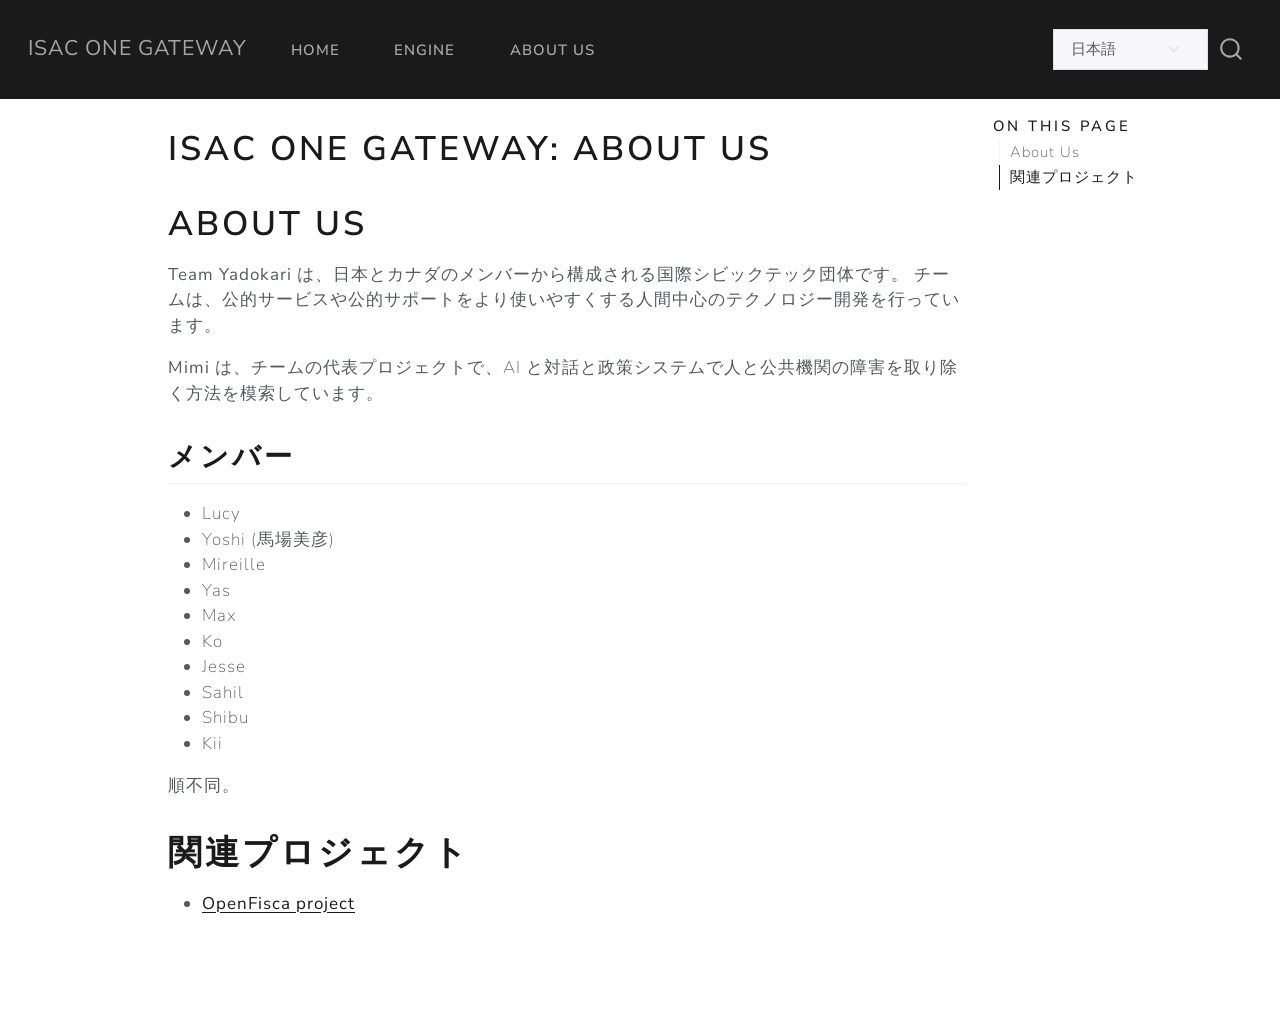
<file: docs/about/ja.html>
<!DOCTYPE html>
<html xmlns="http://www.w3.org/1999/xhtml" lang="en" xml:lang="en"><head>

<meta charset="utf-8">
<meta name="generator" content="quarto-1.11.9">

<meta name="viewport" content="width=device-width, initial-scale=1.0, user-scalable=yes">


<title>ISAC One Gateway: About Us – ISAC One Gateway</title>
<style>
/* Default styles provided by pandoc.
** See https://pandoc.org/MANUAL.html#variables-for-html for config info.
*/
span.smallcaps{font-variant: small-caps;}
div.columns{display: flex; gap: 1.5em;}
div.column{flex: auto;}
@media screen {
div.columns{gap: min(4vw, 1.5em);}
div.column{overflow-x: auto;}
}
div.hanging-indent{margin-left: 1.5em; text-indent: -1.5em;}
ul.task-list{list-style: none;}
ul.task-list li input[type="checkbox"] {
  width: 0.8em;
  margin: 0 0.8em 0.2em -1em; /* quarto-specific, see https://github.com/quarto-dev/quarto-cli/issues/4556 */ 
  vertical-align: middle;
}
</style>


<script src="../site_libs/quarto-nav/quarto-nav.js"></script>
<script src="../site_libs/quarto-nav/headroom.min.js"></script>
<script src="../site_libs/clipboard/clipboard.min.js"></script>
<script src="../site_libs/quarto-search/autocomplete.umd.js"></script>
<script src="../site_libs/quarto-search/fuse.min.js"></script>
<script src="../site_libs/quarto-search/quarto-search.js"></script>
<meta name="quarto:offset" content="../">
<script src="../site_libs/quarto-html/quarto.js" type="module"></script>
<script src="../site_libs/quarto-html/tabsets/tabsets.js" type="module"></script>
<script src="../site_libs/quarto-html/scrollable-regions/scrollable-regions.js" type="module"></script>
<script src="../site_libs/quarto-html/popper.min.js"></script>
<script src="../site_libs/quarto-html/tippy.umd.min.js"></script>
<script src="../site_libs/quarto-html/anchor.min.js"></script>
<link href="../site_libs/quarto-html/tippy.css" rel="stylesheet">
<link href="../site_libs/quarto-html/quarto-syntax-highlighting-63b5708e65d6cd79cd7618c58d0c21e7.css" rel="stylesheet" id="quarto-text-highlighting-styles">
<script src="../site_libs/bootstrap/bootstrap.min.js"></script>
<link href="../site_libs/bootstrap/bootstrap-icons.css" rel="stylesheet">
<link href="../site_libs/bootstrap/bootstrap-82cbd601586de768cd45e35580f1d19c.min.css" rel="stylesheet" append-hash="true" id="quarto-bootstrap" data-mode="light">
<script id="quarto-search-options" type="application/json">{
  "location": "navbar",
  "copy-button": false,
  "collapse-after": 3,
  "panel-placement": "end",
  "type": "overlay",
  "limit": 50,
  "keyboard-shortcut": [
    "f",
    "/",
    "s"
  ],
  "show-item-context": false,
  "language": {
    "search-no-results-text": "No results",
    "search-matching-documents-text": "matching documents",
    "search-copy-link-title": "Copy link to search",
    "search-hide-matches-text": "Hide additional matches",
    "search-more-match-text": "more match in this document",
    "search-more-matches-text": "more matches in this document",
    "search-clear-button-title": "Clear",
    "search-text-placeholder": "",
    "search-detached-cancel-button-title": "Cancel",
    "search-submit-button-title": "Submit",
    "search-label": "Search"
  }
}</script>


</head>

<body class="nav-fixed quarto-light"><a id="quarto-skip-link" class="visually-hidden-focusable" href="#quarto-document-content">Skip to main content</a>

<div id="quarto-search-results"></div>
  <header id="quarto-header" class="headroom fixed-top">
    <nav class="navbar navbar-expand-lg " data-bs-theme="dark" aria-label="Site">
      <div class="navbar-container container-fluid">
      <div class="navbar-brand-container mx-auto">
    <a class="navbar-brand" href="../index.html">
    <span class="navbar-title">ISAC One Gateway</span>
    </a>
  </div>
          <button class="navbar-toggler" type="button" data-bs-toggle="collapse" data-bs-target="#navbarCollapse" aria-controls="navbarCollapse" aria-expanded="false" aria-label="Toggle navigation" onclick="if (window.quartoToggleHeadroom) { window.quartoToggleHeadroom(); }">
  <span class="navbar-toggler-icon"></span>
</button>
          <div class="collapse navbar-collapse" id="navbarCollapse">
            <ul class="navbar-nav navbar-nav-scroll me-auto">
  <li class="nav-item">
    <a class="nav-link" href="../home/index.html"> 
<span class="menu-text">Home</span></a>
  </li>  
  <li class="nav-item">
    <a class="nav-link" href="../engine/index.html"> 
<span class="menu-text">Engine</span></a>
  </li>  
  <li class="nav-item">
    <a class="nav-link" href="../about/index.html"> 
<span class="menu-text">About Us</span></a>
  </li>  
</ul>
          </div> <!-- /navcollapse -->
            <div class="quarto-navbar-tools">
</div>
            <div id="quarto-search" class="" title="Search"></div>
      </div> <!-- /container-fluid -->
    </nav>
</header>
<!-- content -->
<div id="quarto-content" class="quarto-container page-columns page-rows-contents page-layout-article page-navbar">
<!-- sidebar -->
<!-- margin-sidebar -->
    <div id="quarto-margin-sidebar" class="sidebar margin-sidebar">
        <nav id="TOC" role="doc-toc" aria-labelledby="toc-title" class="toc-active">
    <h2 id="toc-title">On this page</h2>
   
  <ul>
  <li><a href="#about-us" id="toc-about-us" class="nav-link active" data-scroll-target="#about-us">About Us</a>
  <ul class="collapse">
  <li><a href="#メンバー" id="toc-メンバー" class="nav-link" data-scroll-target="#メンバー">メンバー</a></li>
  </ul></li>
  <li><a href="#関連プロジェクト" id="toc-関連プロジェクト" class="nav-link" data-scroll-target="#関連プロジェクト">関連プロジェクト</a></li>
  </ul>
</nav>
    </div>
<!-- main -->
<main class="content" id="quarto-document-content" tabindex="-1">

<header id="title-block-header" class="quarto-title-block default">
<div class="quarto-title">
<h1 class="title">ISAC One Gateway: About Us</h1>
</div>



<div class="quarto-title-meta">

    
  
    
  </div>
  


</header>


<section id="about-us" class="level1">
<h1>About Us</h1>
<p><strong>Team Yadokari</strong> は、日本とカナダのメンバーから構成される国際シビックテック団体です。 チームは、公的サービスや公的サポートをより使いやすくする人間中心のテクノロジー開発を行っています。</p>
<p><strong>Mimi</strong> は、チームの代表プロジェクトで、AI と対話と政策システムで人と公共機関の障害を取り除く方法を模索しています。</p>
<section id="メンバー" class="level2">
<h2 class="anchored" data-anchor-id="メンバー">メンバー</h2>
<ul>
<li>Lucy</li>
<li>Yoshi (馬場美彦)</li>
<li>Mireille</li>
<li>Yas</li>
<li>Max</li>
<li>Ko</li>
<li>Jesse</li>
<li>Sahil</li>
<li>Shibu</li>
<li>Kii</li>
</ul>
<p>順不同。</p>
</section>
</section>
<section id="関連プロジェクト" class="level1">
<h1>関連プロジェクト</h1>
<ul>
<li><a href="https://openfisca.org/en/">OpenFisca project</a></li>
</ul>


</section>

</main> <!-- /main -->
<script src="../lang-nav.js"></script>
<script id="quarto-html-after-body" type="application/javascript">
  window.document.addEventListener("DOMContentLoaded", function (event) {
    const icon = "";
    const anchorJS = new window.AnchorJS();
    anchorJS.options = {
      placement: 'right',
      icon: icon
    };
    anchorJS.add('.anchored');
    const isCodeAnnotation = (el) => {
      for (const clz of el.classList) {
        if (clz.startsWith('code-annotation-')) {                     
          return true;
        }
      }
      return false;
    }
    const onCopySuccess = function(e) {
      // button target
      const button = e.trigger;
      // don't keep focus
      button.blur();
      // flash "checked"
      button.classList.add('code-copy-button-checked');
      var currentTitle = button.getAttribute("title");
      button.setAttribute("title", "Copied!");
      let tooltip;
      if (window.bootstrap) {
        button.setAttribute("data-bs-toggle", "tooltip");
        button.setAttribute("data-bs-placement", "left");
        button.setAttribute("data-bs-title", "Copied!");
        tooltip = new bootstrap.Tooltip(button, 
          { trigger: "manual", 
            customClass: "code-copy-button-tooltip",
            offset: [0, -8]});
        tooltip.show();    
      }
      setTimeout(function() {
        if (tooltip) {
          tooltip.hide();
          button.removeAttribute("data-bs-title");
          button.removeAttribute("data-bs-toggle");
          button.removeAttribute("data-bs-placement");
        }
        button.setAttribute("title", currentTitle);
        button.classList.remove('code-copy-button-checked');
      }, 1000);
      // clear code selection
      e.clearSelection();
    }
    const getTextToCopy = function(trigger) {
      const outerScaffold = trigger.parentElement.cloneNode(true);
      const codeEl = outerScaffold.querySelector('code');
      for (const childEl of codeEl.children) {
        if (isCodeAnnotation(childEl)) {
          childEl.remove();
        }
      }
      return codeEl.innerText;
    }
    const clipboard = new window.ClipboardJS('.code-copy-button:not([data-in-quarto-modal])', {
      text: getTextToCopy
    });
    clipboard.on('success', onCopySuccess);
    if (window.document.getElementById('quarto-embedded-source-code-modal')) {
      const clipboardModal = new window.ClipboardJS('.code-copy-button[data-in-quarto-modal]', {
        text: getTextToCopy,
        container: window.document.getElementById('quarto-embedded-source-code-modal')
      });
      clipboardModal.on('success', onCopySuccess);
    }
      var localhostRegex = new RegExp(/^(?:http|https):\/\/localhost\:?[0-9]*\//);
      var mailtoRegex = new RegExp(/^mailto:/);
        var filterRegex = new RegExp('/' + window.location.host + '/');
      var isInternal = (href) => {
          return filterRegex.test(href) || localhostRegex.test(href) || mailtoRegex.test(href);
      }
      // Inspect non-navigation links and adorn them if external
      window.quartoDecorateExternalLinks = function (root) {
     var links = (root || window.document).querySelectorAll('a[href]:not(.nav-link):not(.navbar-brand):not(.toc-action):not(.sidebar-link):not(.sidebar-item-toggle):not(.pagination-link):not(.no-external):not([aria-hidden]):not(.dropdown-item):not(.quarto-navigation-tool):not(.about-link)');
      for (var i=0; i<links.length; i++) {
        const link = links[i];
        if (!isInternal(link.href)) {
          // undo the damage that might have been done by quarto-nav.js in the case of
          // links that we want to consider external
          if (link.dataset.originalHref !== undefined) {
            link.href = link.dataset.originalHref;
          }
          if (!link.classList.contains('no-external-icon')) {
          }
        }
      }
      };
      window.quartoDecorateExternalLinks(window.document);
    // Esc closes the popup (WCAG 1.4.13) and focus leaving both trigger and
    // popup closes it (WCAG 2.4.11); tippy handles neither for interactive popups.
    const hideOnEscAndFocusOut = {
      name: 'hideOnEscAndFocusOut',
      defaultValue: true,
      fn(instance) {
        const dismiss = () => {
          // A show scheduled by the trigger delay would otherwise reopen it
          instance.clearDelayTimeouts();
          instance.hide();
        };
        const onKeyDown = (event) => {
          if (event.key !== 'Escape') {
            return;
          }
          // Keep Esc from also reaching page handlers (e.g. reveal.js overview),
          // except an open reveal.js slide menu, which Esc should close too.
          // The menu handles keys only when its keyboard option is on.
          const menuHandlesEsc = window.Reveal?.getPlugin?.('menu')?.isOpen() &&
            window.Reveal.getConfig().menu?.keyboard !== false;
          if (!menuHandlesEsc) {
            event.stopPropagation();
          }
          if (instance.popper.contains(window.document.activeElement)) {
            // Disabled while refocusing so the focus trigger does not reopen it
            instance.disable();
            instance.reference.focus();
            instance.enable();
          }
          dismiss();
        };
        const onFocusOut = (event) => {
          const target = event.relatedTarget;
          if (target && !instance.reference.contains(target) &&
              !instance.popper.contains(target)) {
            dismiss();
          }
        };
        // On the trigger too: a click trigger (code-annotations: select) has no
        // blur handling. Attached for the instance's lifetime so leaving the
        // trigger also cancels a show still pending on the trigger delay.
        instance.reference.addEventListener('focusout', onFocusOut);
        return {
          onShow() {
            window.document.addEventListener('keydown', onKeyDown, true);
            instance.popper.addEventListener('focusout', onFocusOut);
          },
          onHide() {
            window.document.removeEventListener('keydown', onKeyDown, true);
            instance.popper.removeEventListener('focusout', onFocusOut);
          },
          onDestroy() {
            instance.reference.removeEventListener('focusout', onFocusOut);
          },
        };
      },
    };
    function tippyHover(el, contentFn, onTriggerFn, onUntriggerFn) {
      const config = {
        allowHTML: true,
        maxWidth: 500,
        delay: 100,
        arrow: false,
        appendTo: function(el) {
            return el.parentElement;
        },
        interactive: true,
        interactiveBorder: 10,
        theme: 'quarto',
        placement: 'bottom-start',
        plugins: [hideOnEscAndFocusOut],
      };
      if (contentFn) {
        config.content = contentFn;
      }
      if (onTriggerFn) {
        config.onTrigger = onTriggerFn;
      }
      if (onUntriggerFn) {
        config.onUntrigger = onUntriggerFn;
      }
      window.tippy(el, config); 
    }
    const noterefs = window.document.querySelectorAll('a[role="doc-noteref"]');
    for (var i=0; i<noterefs.length; i++) {
      const ref = noterefs[i];
      tippyHover(ref, function() {
        // use id or data attribute instead here
        let href = ref.getAttribute('data-footnote-href') || ref.getAttribute('href');
        try { href = new URL(href).hash; } catch {}
        const id = href.replace(/^#\/?/, "");
        const note = window.document.getElementById(id);
        if (note) {
          return note.innerHTML;
        } else {
          return "";
        }
      });
    }
    const xrefs = window.document.querySelectorAll('a.quarto-xref');
    const processXRef = (id, note) => {
      // Strip column container classes
      const stripColumnClz = (el) => {
        el.classList.remove("page-full", "page-columns");
        if (el.children) {
          for (const child of el.children) {
            stripColumnClz(child);
          }
        }
      }
      stripColumnClz(note)
      if (id === null || id.startsWith('sec-')) {
        // Special case sections, only their first couple elements
        const container = document.createElement("div");
        if (note.children && note.children.length > 2) {
          container.appendChild(note.children[0].cloneNode(true));
          for (let i = 1; i < note.children.length; i++) {
            const child = note.children[i];
            if (child.tagName === "P" && child.innerText === "") {
              continue;
            } else {
              container.appendChild(child.cloneNode(true));
              break;
            }
          }
          if (window.Quarto?.typesetMath) {
            window.Quarto.typesetMath(container);
          }
          return container.innerHTML
        } else {
          if (window.Quarto?.typesetMath) {
            window.Quarto.typesetMath(note);
          }
          return note.innerHTML;
        }
      } else {
        // Remove any anchor links if they are present
        const anchorLink = note.querySelector('a.anchorjs-link');
        if (anchorLink) {
          anchorLink.remove();
        }
        if (window.Quarto?.typesetMath) {
          window.Quarto.typesetMath(note);
        }
        if (note.classList.contains("callout")) {
          return note.outerHTML;
        } else {
          return note.innerHTML;
        }
      }
    }
    for (var i=0; i<xrefs.length; i++) {
      const xref = xrefs[i];
      tippyHover(xref, undefined, function(instance) {
        instance.disable();
        let url = xref.getAttribute('href');
        let hash = undefined; 
        if (url.startsWith('#')) {
          hash = url;
        } else {
          try { hash = new URL(url).hash; } catch {}
        }
        if (hash) {
          const id = hash.replace(/^#\/?/, "");
          const note = window.document.getElementById(id);
          if (note !== null) {
            try {
              const html = processXRef(id, note.cloneNode(true));
              instance.setContent(html);
            } finally {
              instance.enable();
              instance.show();
            }
          } else {
            // See if we can fetch this
            fetch(url.split('#')[0])
            .then(res => res.text())
            .then(html => {
              const parser = new DOMParser();
              const htmlDoc = parser.parseFromString(html, "text/html");
              const note = htmlDoc.getElementById(id);
              if (note !== null) {
                const html = processXRef(id, note);
                instance.setContent(html);
              } 
            }).finally(() => {
              instance.enable();
              instance.show();
            });
          }
        } else {
          // See if we can fetch a full url (with no hash to target)
          // This is a special case and we should probably do some content thinning / targeting
          fetch(url)
          .then(res => res.text())
          .then(html => {
            const parser = new DOMParser();
            const htmlDoc = parser.parseFromString(html, "text/html");
            const note = htmlDoc.querySelector('main.content');
            if (note !== null) {
              // This should only happen for chapter cross references
              // (since there is no id in the URL)
              // remove the first header
              if (note.children.length > 0 && note.children[0].tagName === "HEADER") {
                note.children[0].remove();
              }
              const html = processXRef(null, note);
              instance.setContent(html);
            } 
          }).finally(() => {
            instance.enable();
            instance.show();
          });
        }
      }, function(instance) {
      });
    }
        let selectedAnnoteEl;
        const selectorForAnnotation = ( cell, annotation) => {
          let cellAttr = 'data-code-cell="' + cell + '"';
          let lineAttr = 'data-code-annotation="' +  annotation + '"';
          const selector = 'span[' + cellAttr + '][' + lineAttr + ']';
          return selector;
        }
        const selectCodeLines = (annoteEl) => {
          const doc = window.document;
          const targetCell = annoteEl.getAttribute("data-target-cell");
          const targetAnnotation = annoteEl.getAttribute("data-target-annotation");
          const annoteSpan = window.document.querySelector(selectorForAnnotation(targetCell, targetAnnotation));
          const lines = annoteSpan.getAttribute("data-code-lines").split(",");
          const lineIds = lines.map((line) => {
            return targetCell + "-" + line;
          })
          // Each band is positioned against its own containing block, which is
          // not the offsetParent of the lines, so place it from client rects.
          const placeBand = (band, firstEl, lastEl, codeBlock) => {
            const container = band.offsetParent;
            if (container === null) {
              return;
            }
            const containerRect = container.getBoundingClientRect();
            // Reveal.js scales slides with a transform, so convert client
            // pixels back to the CSS pixels of the container.
            const scale = containerRect.height / container.offsetHeight || 1;
            const firstRect = firstEl.getBoundingClientRect();
            const lastRect = lastEl.getBoundingClientRect();
            const top = (firstRect.top - containerRect.top) / scale - container.clientTop + container.scrollTop;
            const height = (lastRect.bottom - firstRect.top) / scale;
            band.style.top = top - 2 + "px";
            band.style.height = height + 4 + "px";
            if (codeBlock) {
              // Without the copy button wrapper, the containing block is wider
              // than the code block, so span the code block explicitly.
              const blockRect = codeBlock.getBoundingClientRect();
              band.style.left = (blockRect.left - containerRect.left) / scale - container.clientLeft + container.scrollLeft + "px";
              band.style.width = blockRect.width / scale + "px";
            }
          };
          if (lineIds.length > 0) {
            const el = window.document.getElementById(lineIds[0]);
            const lastEl = window.document.getElementById(lineIds[lineIds.length - 1]);
            const parent = el.parentElement.parentElement;
            // cook up a div (if necessary) and position it
            let div = window.document.getElementById("code-annotation-line-highlight");
            if (div === null) {
              div = window.document.createElement("div");
              div.setAttribute("id", "code-annotation-line-highlight");
              div.style.position = 'absolute';
              parent.appendChild(div);
            }
            placeBand(div, el, lastEl, parent.closest("div.sourceCode") || parent);
            let gutterDiv = window.document.getElementById("code-annotation-line-highlight-gutter");
            if (gutterDiv === null) {
              gutterDiv = window.document.createElement("div");
              gutterDiv.setAttribute("id", "code-annotation-line-highlight-gutter");
              gutterDiv.style.position = 'absolute';
              const codeCell = window.document.getElementById(targetCell);
              const gutter = codeCell.querySelector('.code-annotation-gutter');
              gutter.appendChild(gutterDiv);
            }
            placeBand(gutterDiv, el, lastEl);
            selectedAnnoteEl = annoteEl;
          }
        };
        const unselectCodeLines = () => {
          const elementsIds = ["code-annotation-line-highlight", "code-annotation-line-highlight-gutter"];
          elementsIds.forEach((elId) => {
            const div = window.document.getElementById(elId);
            if (div) {
              div.remove();
            }
          });
          selectedAnnoteEl = undefined;
        };
          // Handle positioning of the toggle
      window.addEventListener(
        "resize",
        throttle(() => {
          elRect = undefined;
          if (selectedAnnoteEl) {
            selectCodeLines(selectedAnnoteEl);
          }
        }, 10)
      );
      function throttle(fn, ms) {
      let throttle = false;
      let timer;
        return (...args) => {
          if(!throttle) { // first call gets through
              fn.apply(this, args);
              throttle = true;
          } else { // all the others get throttled
              if(timer) clearTimeout(timer); // cancel #2
              timer = setTimeout(() => {
                fn.apply(this, args);
                timer = throttle = false;
              }, ms);
          }
        };
      }
        // Attach click handler to the DT
        const annoteDls = window.document.querySelectorAll('dt[data-target-cell]');
        for (const annoteDlNode of annoteDls) {
          annoteDlNode.addEventListener('click', (event) => {
            const clickedEl = event.target;
            if (clickedEl !== selectedAnnoteEl) {
              unselectCodeLines();
              const activeEl = window.document.querySelector('dt[data-target-cell].code-annotation-active');
              if (activeEl) {
                activeEl.classList.remove('code-annotation-active');
              }
              selectCodeLines(clickedEl);
              clickedEl.classList.add('code-annotation-active');
            } else {
              // Unselect the line
              unselectCodeLines();
              clickedEl.classList.remove('code-annotation-active');
            }
          });
        }
    const findCites = (el) => {
      const parentEl = el.parentElement;
      if (parentEl) {
        const cites = parentEl.dataset.cites;
        if (cites) {
          return {
            el,
            cites: cites.split(' ')
          };
        } else {
          return findCites(el.parentElement)
        }
      } else {
        return undefined;
      }
    };
    var bibliorefs = window.document.querySelectorAll('a[role="doc-biblioref"]');
    for (var i=0; i<bibliorefs.length; i++) {
      const ref = bibliorefs[i];
      const citeInfo = findCites(ref);
      if (citeInfo) {
        tippyHover(citeInfo.el, function() {
          var popup = window.document.createElement('div');
          citeInfo.cites.forEach(function(cite) {
            var citeDiv = window.document.createElement('div');
            citeDiv.classList.add('hanging-indent');
            citeDiv.classList.add('csl-entry');
            var biblioDiv = window.document.getElementById('ref-' + cite);
            if (biblioDiv) {
              citeDiv.innerHTML = biblioDiv.innerHTML;
            }
            popup.appendChild(citeDiv);
          });
          return popup.innerHTML;
        });
      }
    }
  });
  </script>
  <script type="application/javascript">
  window.quartoScrollableRegionsLabels = {"code":"Scrollable code","output":"Scrollable output"};
  </script>
</div> <!-- /content -->




</body></html>
</file>
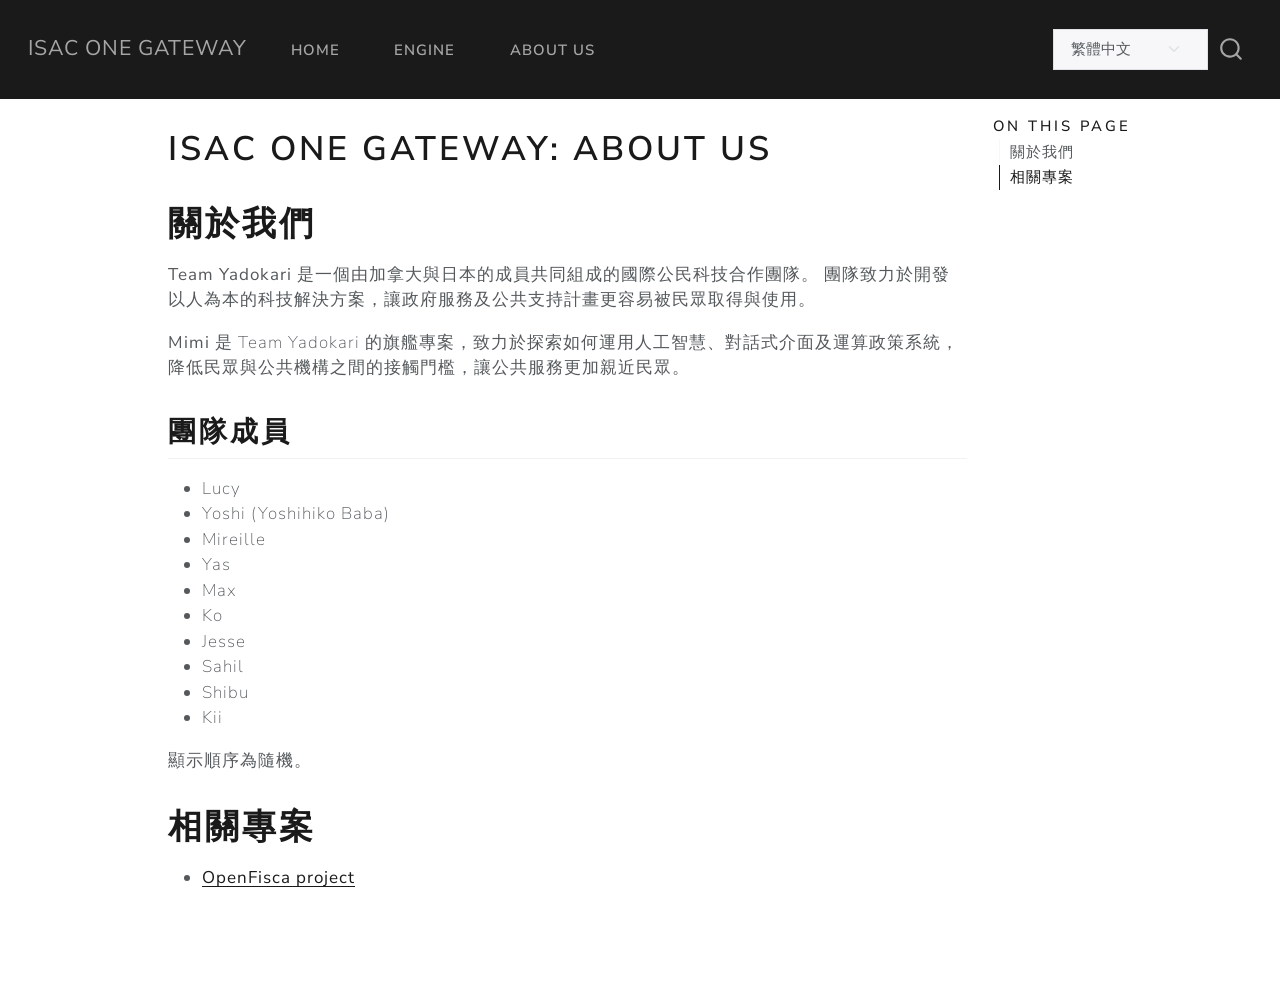
<file: docs/about/zh-TW.html>
<!DOCTYPE html>
<html xmlns="http://www.w3.org/1999/xhtml" lang="en" xml:lang="en"><head>

<meta charset="utf-8">
<meta name="generator" content="quarto-1.11.9">

<meta name="viewport" content="width=device-width, initial-scale=1.0, user-scalable=yes">


<title>ISAC One Gateway: About Us – ISAC One Gateway</title>
<style>
/* Default styles provided by pandoc.
** See https://pandoc.org/MANUAL.html#variables-for-html for config info.
*/
span.smallcaps{font-variant: small-caps;}
div.columns{display: flex; gap: 1.5em;}
div.column{flex: auto;}
@media screen {
div.columns{gap: min(4vw, 1.5em);}
div.column{overflow-x: auto;}
}
div.hanging-indent{margin-left: 1.5em; text-indent: -1.5em;}
ul.task-list{list-style: none;}
ul.task-list li input[type="checkbox"] {
  width: 0.8em;
  margin: 0 0.8em 0.2em -1em; /* quarto-specific, see https://github.com/quarto-dev/quarto-cli/issues/4556 */ 
  vertical-align: middle;
}
</style>


<script src="../site_libs/quarto-nav/quarto-nav.js"></script>
<script src="../site_libs/quarto-nav/headroom.min.js"></script>
<script src="../site_libs/clipboard/clipboard.min.js"></script>
<script src="../site_libs/quarto-search/autocomplete.umd.js"></script>
<script src="../site_libs/quarto-search/fuse.min.js"></script>
<script src="../site_libs/quarto-search/quarto-search.js"></script>
<meta name="quarto:offset" content="../">
<script src="../site_libs/quarto-html/quarto.js" type="module"></script>
<script src="../site_libs/quarto-html/tabsets/tabsets.js" type="module"></script>
<script src="../site_libs/quarto-html/scrollable-regions/scrollable-regions.js" type="module"></script>
<script src="../site_libs/quarto-html/popper.min.js"></script>
<script src="../site_libs/quarto-html/tippy.umd.min.js"></script>
<script src="../site_libs/quarto-html/anchor.min.js"></script>
<link href="../site_libs/quarto-html/tippy.css" rel="stylesheet">
<link href="../site_libs/quarto-html/quarto-syntax-highlighting-63b5708e65d6cd79cd7618c58d0c21e7.css" rel="stylesheet" id="quarto-text-highlighting-styles">
<script src="../site_libs/bootstrap/bootstrap.min.js"></script>
<link href="../site_libs/bootstrap/bootstrap-icons.css" rel="stylesheet">
<link href="../site_libs/bootstrap/bootstrap-82cbd601586de768cd45e35580f1d19c.min.css" rel="stylesheet" append-hash="true" id="quarto-bootstrap" data-mode="light">
<script id="quarto-search-options" type="application/json">{
  "location": "navbar",
  "copy-button": false,
  "collapse-after": 3,
  "panel-placement": "end",
  "type": "overlay",
  "limit": 50,
  "keyboard-shortcut": [
    "f",
    "/",
    "s"
  ],
  "show-item-context": false,
  "language": {
    "search-no-results-text": "No results",
    "search-matching-documents-text": "matching documents",
    "search-copy-link-title": "Copy link to search",
    "search-hide-matches-text": "Hide additional matches",
    "search-more-match-text": "more match in this document",
    "search-more-matches-text": "more matches in this document",
    "search-clear-button-title": "Clear",
    "search-text-placeholder": "",
    "search-detached-cancel-button-title": "Cancel",
    "search-submit-button-title": "Submit",
    "search-label": "Search"
  }
}</script>


</head>

<body class="nav-fixed quarto-light"><a id="quarto-skip-link" class="visually-hidden-focusable" href="#quarto-document-content">Skip to main content</a>

<div id="quarto-search-results"></div>
  <header id="quarto-header" class="headroom fixed-top">
    <nav class="navbar navbar-expand-lg " data-bs-theme="dark" aria-label="Site">
      <div class="navbar-container container-fluid">
      <div class="navbar-brand-container mx-auto">
    <a class="navbar-brand" href="../index.html">
    <span class="navbar-title">ISAC One Gateway</span>
    </a>
  </div>
          <button class="navbar-toggler" type="button" data-bs-toggle="collapse" data-bs-target="#navbarCollapse" aria-controls="navbarCollapse" aria-expanded="false" aria-label="Toggle navigation" onclick="if (window.quartoToggleHeadroom) { window.quartoToggleHeadroom(); }">
  <span class="navbar-toggler-icon"></span>
</button>
          <div class="collapse navbar-collapse" id="navbarCollapse">
            <ul class="navbar-nav navbar-nav-scroll me-auto">
  <li class="nav-item">
    <a class="nav-link" href="../home/index.html"> 
<span class="menu-text">Home</span></a>
  </li>  
  <li class="nav-item">
    <a class="nav-link" href="../engine/index.html"> 
<span class="menu-text">Engine</span></a>
  </li>  
  <li class="nav-item">
    <a class="nav-link" href="../about/index.html"> 
<span class="menu-text">About Us</span></a>
  </li>  
</ul>
          </div> <!-- /navcollapse -->
            <div class="quarto-navbar-tools">
</div>
            <div id="quarto-search" class="" title="Search"></div>
      </div> <!-- /container-fluid -->
    </nav>
</header>
<!-- content -->
<div id="quarto-content" class="quarto-container page-columns page-rows-contents page-layout-article page-navbar">
<!-- sidebar -->
<!-- margin-sidebar -->
    <div id="quarto-margin-sidebar" class="sidebar margin-sidebar">
        <nav id="TOC" role="doc-toc" aria-labelledby="toc-title" class="toc-active">
    <h2 id="toc-title">On this page</h2>
   
  <ul>
  <li><a href="#關於我們" id="toc-關於我們" class="nav-link active" data-scroll-target="#關於我們">關於我們</a>
  <ul class="collapse">
  <li><a href="#團隊成員" id="toc-團隊成員" class="nav-link" data-scroll-target="#團隊成員">團隊成員</a></li>
  </ul></li>
  <li><a href="#相關專案" id="toc-相關專案" class="nav-link" data-scroll-target="#相關專案">相關專案</a></li>
  </ul>
</nav>
    </div>
<!-- main -->
<main class="content" id="quarto-document-content" tabindex="-1">

<header id="title-block-header" class="quarto-title-block default">
<div class="quarto-title">
<h1 class="title">ISAC One Gateway: About Us</h1>
</div>



<div class="quarto-title-meta">

    
  
    
  </div>
  


</header>


<section id="關於我們" class="level1">
<h1>關於我們</h1>
<p><strong>Team Yadokari</strong> 是一個由加拿大與日本的成員共同組成的國際公民科技合作團隊。 團隊致力於開發以人為本的科技解決方案，讓政府服務及公共支持計畫更容易被民眾取得與使用。</p>
<p><strong>Mimi</strong> 是 Team Yadokari 的旗艦專案，致力於探索如何運用人工智慧、對話式介面及運算政策系統，降低民眾與公共機構之間的接觸門檻，讓公共服務更加親近民眾。</p>
<section id="團隊成員" class="level2">
<h2 class="anchored" data-anchor-id="團隊成員">團隊成員</h2>
<ul>
<li>Lucy</li>
<li>Yoshi (Yoshihiko Baba)</li>
<li>Mireille</li>
<li>Yas</li>
<li>Max</li>
<li>Ko</li>
<li>Jesse</li>
<li>Sahil</li>
<li>Shibu</li>
<li>Kii</li>
</ul>
<p>顯示順序為隨機。</p>
</section>
</section>
<section id="相關專案" class="level1">
<h1>相關專案</h1>
<ul>
<li><a href="https://openfisca.org/en/">OpenFisca project</a></li>
</ul>


</section>

</main> <!-- /main -->
<script src="../lang-nav.js"></script>
<script id="quarto-html-after-body" type="application/javascript">
  window.document.addEventListener("DOMContentLoaded", function (event) {
    const icon = "";
    const anchorJS = new window.AnchorJS();
    anchorJS.options = {
      placement: 'right',
      icon: icon
    };
    anchorJS.add('.anchored');
    const isCodeAnnotation = (el) => {
      for (const clz of el.classList) {
        if (clz.startsWith('code-annotation-')) {                     
          return true;
        }
      }
      return false;
    }
    const onCopySuccess = function(e) {
      // button target
      const button = e.trigger;
      // don't keep focus
      button.blur();
      // flash "checked"
      button.classList.add('code-copy-button-checked');
      var currentTitle = button.getAttribute("title");
      button.setAttribute("title", "Copied!");
      let tooltip;
      if (window.bootstrap) {
        button.setAttribute("data-bs-toggle", "tooltip");
        button.setAttribute("data-bs-placement", "left");
        button.setAttribute("data-bs-title", "Copied!");
        tooltip = new bootstrap.Tooltip(button, 
          { trigger: "manual", 
            customClass: "code-copy-button-tooltip",
            offset: [0, -8]});
        tooltip.show();    
      }
      setTimeout(function() {
        if (tooltip) {
          tooltip.hide();
          button.removeAttribute("data-bs-title");
          button.removeAttribute("data-bs-toggle");
          button.removeAttribute("data-bs-placement");
        }
        button.setAttribute("title", currentTitle);
        button.classList.remove('code-copy-button-checked');
      }, 1000);
      // clear code selection
      e.clearSelection();
    }
    const getTextToCopy = function(trigger) {
      const outerScaffold = trigger.parentElement.cloneNode(true);
      const codeEl = outerScaffold.querySelector('code');
      for (const childEl of codeEl.children) {
        if (isCodeAnnotation(childEl)) {
          childEl.remove();
        }
      }
      return codeEl.innerText;
    }
    const clipboard = new window.ClipboardJS('.code-copy-button:not([data-in-quarto-modal])', {
      text: getTextToCopy
    });
    clipboard.on('success', onCopySuccess);
    if (window.document.getElementById('quarto-embedded-source-code-modal')) {
      const clipboardModal = new window.ClipboardJS('.code-copy-button[data-in-quarto-modal]', {
        text: getTextToCopy,
        container: window.document.getElementById('quarto-embedded-source-code-modal')
      });
      clipboardModal.on('success', onCopySuccess);
    }
      var localhostRegex = new RegExp(/^(?:http|https):\/\/localhost\:?[0-9]*\//);
      var mailtoRegex = new RegExp(/^mailto:/);
        var filterRegex = new RegExp('/' + window.location.host + '/');
      var isInternal = (href) => {
          return filterRegex.test(href) || localhostRegex.test(href) || mailtoRegex.test(href);
      }
      // Inspect non-navigation links and adorn them if external
      window.quartoDecorateExternalLinks = function (root) {
     var links = (root || window.document).querySelectorAll('a[href]:not(.nav-link):not(.navbar-brand):not(.toc-action):not(.sidebar-link):not(.sidebar-item-toggle):not(.pagination-link):not(.no-external):not([aria-hidden]):not(.dropdown-item):not(.quarto-navigation-tool):not(.about-link)');
      for (var i=0; i<links.length; i++) {
        const link = links[i];
        if (!isInternal(link.href)) {
          // undo the damage that might have been done by quarto-nav.js in the case of
          // links that we want to consider external
          if (link.dataset.originalHref !== undefined) {
            link.href = link.dataset.originalHref;
          }
          if (!link.classList.contains('no-external-icon')) {
          }
        }
      }
      };
      window.quartoDecorateExternalLinks(window.document);
    // Esc closes the popup (WCAG 1.4.13) and focus leaving both trigger and
    // popup closes it (WCAG 2.4.11); tippy handles neither for interactive popups.
    const hideOnEscAndFocusOut = {
      name: 'hideOnEscAndFocusOut',
      defaultValue: true,
      fn(instance) {
        const dismiss = () => {
          // A show scheduled by the trigger delay would otherwise reopen it
          instance.clearDelayTimeouts();
          instance.hide();
        };
        const onKeyDown = (event) => {
          if (event.key !== 'Escape') {
            return;
          }
          // Keep Esc from also reaching page handlers (e.g. reveal.js overview),
          // except an open reveal.js slide menu, which Esc should close too.
          // The menu handles keys only when its keyboard option is on.
          const menuHandlesEsc = window.Reveal?.getPlugin?.('menu')?.isOpen() &&
            window.Reveal.getConfig().menu?.keyboard !== false;
          if (!menuHandlesEsc) {
            event.stopPropagation();
          }
          if (instance.popper.contains(window.document.activeElement)) {
            // Disabled while refocusing so the focus trigger does not reopen it
            instance.disable();
            instance.reference.focus();
            instance.enable();
          }
          dismiss();
        };
        const onFocusOut = (event) => {
          const target = event.relatedTarget;
          if (target && !instance.reference.contains(target) &&
              !instance.popper.contains(target)) {
            dismiss();
          }
        };
        // On the trigger too: a click trigger (code-annotations: select) has no
        // blur handling. Attached for the instance's lifetime so leaving the
        // trigger also cancels a show still pending on the trigger delay.
        instance.reference.addEventListener('focusout', onFocusOut);
        return {
          onShow() {
            window.document.addEventListener('keydown', onKeyDown, true);
            instance.popper.addEventListener('focusout', onFocusOut);
          },
          onHide() {
            window.document.removeEventListener('keydown', onKeyDown, true);
            instance.popper.removeEventListener('focusout', onFocusOut);
          },
          onDestroy() {
            instance.reference.removeEventListener('focusout', onFocusOut);
          },
        };
      },
    };
    function tippyHover(el, contentFn, onTriggerFn, onUntriggerFn) {
      const config = {
        allowHTML: true,
        maxWidth: 500,
        delay: 100,
        arrow: false,
        appendTo: function(el) {
            return el.parentElement;
        },
        interactive: true,
        interactiveBorder: 10,
        theme: 'quarto',
        placement: 'bottom-start',
        plugins: [hideOnEscAndFocusOut],
      };
      if (contentFn) {
        config.content = contentFn;
      }
      if (onTriggerFn) {
        config.onTrigger = onTriggerFn;
      }
      if (onUntriggerFn) {
        config.onUntrigger = onUntriggerFn;
      }
      window.tippy(el, config); 
    }
    const noterefs = window.document.querySelectorAll('a[role="doc-noteref"]');
    for (var i=0; i<noterefs.length; i++) {
      const ref = noterefs[i];
      tippyHover(ref, function() {
        // use id or data attribute instead here
        let href = ref.getAttribute('data-footnote-href') || ref.getAttribute('href');
        try { href = new URL(href).hash; } catch {}
        const id = href.replace(/^#\/?/, "");
        const note = window.document.getElementById(id);
        if (note) {
          return note.innerHTML;
        } else {
          return "";
        }
      });
    }
    const xrefs = window.document.querySelectorAll('a.quarto-xref');
    const processXRef = (id, note) => {
      // Strip column container classes
      const stripColumnClz = (el) => {
        el.classList.remove("page-full", "page-columns");
        if (el.children) {
          for (const child of el.children) {
            stripColumnClz(child);
          }
        }
      }
      stripColumnClz(note)
      if (id === null || id.startsWith('sec-')) {
        // Special case sections, only their first couple elements
        const container = document.createElement("div");
        if (note.children && note.children.length > 2) {
          container.appendChild(note.children[0].cloneNode(true));
          for (let i = 1; i < note.children.length; i++) {
            const child = note.children[i];
            if (child.tagName === "P" && child.innerText === "") {
              continue;
            } else {
              container.appendChild(child.cloneNode(true));
              break;
            }
          }
          if (window.Quarto?.typesetMath) {
            window.Quarto.typesetMath(container);
          }
          return container.innerHTML
        } else {
          if (window.Quarto?.typesetMath) {
            window.Quarto.typesetMath(note);
          }
          return note.innerHTML;
        }
      } else {
        // Remove any anchor links if they are present
        const anchorLink = note.querySelector('a.anchorjs-link');
        if (anchorLink) {
          anchorLink.remove();
        }
        if (window.Quarto?.typesetMath) {
          window.Quarto.typesetMath(note);
        }
        if (note.classList.contains("callout")) {
          return note.outerHTML;
        } else {
          return note.innerHTML;
        }
      }
    }
    for (var i=0; i<xrefs.length; i++) {
      const xref = xrefs[i];
      tippyHover(xref, undefined, function(instance) {
        instance.disable();
        let url = xref.getAttribute('href');
        let hash = undefined; 
        if (url.startsWith('#')) {
          hash = url;
        } else {
          try { hash = new URL(url).hash; } catch {}
        }
        if (hash) {
          const id = hash.replace(/^#\/?/, "");
          const note = window.document.getElementById(id);
          if (note !== null) {
            try {
              const html = processXRef(id, note.cloneNode(true));
              instance.setContent(html);
            } finally {
              instance.enable();
              instance.show();
            }
          } else {
            // See if we can fetch this
            fetch(url.split('#')[0])
            .then(res => res.text())
            .then(html => {
              const parser = new DOMParser();
              const htmlDoc = parser.parseFromString(html, "text/html");
              const note = htmlDoc.getElementById(id);
              if (note !== null) {
                const html = processXRef(id, note);
                instance.setContent(html);
              } 
            }).finally(() => {
              instance.enable();
              instance.show();
            });
          }
        } else {
          // See if we can fetch a full url (with no hash to target)
          // This is a special case and we should probably do some content thinning / targeting
          fetch(url)
          .then(res => res.text())
          .then(html => {
            const parser = new DOMParser();
            const htmlDoc = parser.parseFromString(html, "text/html");
            const note = htmlDoc.querySelector('main.content');
            if (note !== null) {
              // This should only happen for chapter cross references
              // (since there is no id in the URL)
              // remove the first header
              if (note.children.length > 0 && note.children[0].tagName === "HEADER") {
                note.children[0].remove();
              }
              const html = processXRef(null, note);
              instance.setContent(html);
            } 
          }).finally(() => {
            instance.enable();
            instance.show();
          });
        }
      }, function(instance) {
      });
    }
        let selectedAnnoteEl;
        const selectorForAnnotation = ( cell, annotation) => {
          let cellAttr = 'data-code-cell="' + cell + '"';
          let lineAttr = 'data-code-annotation="' +  annotation + '"';
          const selector = 'span[' + cellAttr + '][' + lineAttr + ']';
          return selector;
        }
        const selectCodeLines = (annoteEl) => {
          const doc = window.document;
          const targetCell = annoteEl.getAttribute("data-target-cell");
          const targetAnnotation = annoteEl.getAttribute("data-target-annotation");
          const annoteSpan = window.document.querySelector(selectorForAnnotation(targetCell, targetAnnotation));
          const lines = annoteSpan.getAttribute("data-code-lines").split(",");
          const lineIds = lines.map((line) => {
            return targetCell + "-" + line;
          })
          // Each band is positioned against its own containing block, which is
          // not the offsetParent of the lines, so place it from client rects.
          const placeBand = (band, firstEl, lastEl, codeBlock) => {
            const container = band.offsetParent;
            if (container === null) {
              return;
            }
            const containerRect = container.getBoundingClientRect();
            // Reveal.js scales slides with a transform, so convert client
            // pixels back to the CSS pixels of the container.
            const scale = containerRect.height / container.offsetHeight || 1;
            const firstRect = firstEl.getBoundingClientRect();
            const lastRect = lastEl.getBoundingClientRect();
            const top = (firstRect.top - containerRect.top) / scale - container.clientTop + container.scrollTop;
            const height = (lastRect.bottom - firstRect.top) / scale;
            band.style.top = top - 2 + "px";
            band.style.height = height + 4 + "px";
            if (codeBlock) {
              // Without the copy button wrapper, the containing block is wider
              // than the code block, so span the code block explicitly.
              const blockRect = codeBlock.getBoundingClientRect();
              band.style.left = (blockRect.left - containerRect.left) / scale - container.clientLeft + container.scrollLeft + "px";
              band.style.width = blockRect.width / scale + "px";
            }
          };
          if (lineIds.length > 0) {
            const el = window.document.getElementById(lineIds[0]);
            const lastEl = window.document.getElementById(lineIds[lineIds.length - 1]);
            const parent = el.parentElement.parentElement;
            // cook up a div (if necessary) and position it
            let div = window.document.getElementById("code-annotation-line-highlight");
            if (div === null) {
              div = window.document.createElement("div");
              div.setAttribute("id", "code-annotation-line-highlight");
              div.style.position = 'absolute';
              parent.appendChild(div);
            }
            placeBand(div, el, lastEl, parent.closest("div.sourceCode") || parent);
            let gutterDiv = window.document.getElementById("code-annotation-line-highlight-gutter");
            if (gutterDiv === null) {
              gutterDiv = window.document.createElement("div");
              gutterDiv.setAttribute("id", "code-annotation-line-highlight-gutter");
              gutterDiv.style.position = 'absolute';
              const codeCell = window.document.getElementById(targetCell);
              const gutter = codeCell.querySelector('.code-annotation-gutter');
              gutter.appendChild(gutterDiv);
            }
            placeBand(gutterDiv, el, lastEl);
            selectedAnnoteEl = annoteEl;
          }
        };
        const unselectCodeLines = () => {
          const elementsIds = ["code-annotation-line-highlight", "code-annotation-line-highlight-gutter"];
          elementsIds.forEach((elId) => {
            const div = window.document.getElementById(elId);
            if (div) {
              div.remove();
            }
          });
          selectedAnnoteEl = undefined;
        };
          // Handle positioning of the toggle
      window.addEventListener(
        "resize",
        throttle(() => {
          elRect = undefined;
          if (selectedAnnoteEl) {
            selectCodeLines(selectedAnnoteEl);
          }
        }, 10)
      );
      function throttle(fn, ms) {
      let throttle = false;
      let timer;
        return (...args) => {
          if(!throttle) { // first call gets through
              fn.apply(this, args);
              throttle = true;
          } else { // all the others get throttled
              if(timer) clearTimeout(timer); // cancel #2
              timer = setTimeout(() => {
                fn.apply(this, args);
                timer = throttle = false;
              }, ms);
          }
        };
      }
        // Attach click handler to the DT
        const annoteDls = window.document.querySelectorAll('dt[data-target-cell]');
        for (const annoteDlNode of annoteDls) {
          annoteDlNode.addEventListener('click', (event) => {
            const clickedEl = event.target;
            if (clickedEl !== selectedAnnoteEl) {
              unselectCodeLines();
              const activeEl = window.document.querySelector('dt[data-target-cell].code-annotation-active');
              if (activeEl) {
                activeEl.classList.remove('code-annotation-active');
              }
              selectCodeLines(clickedEl);
              clickedEl.classList.add('code-annotation-active');
            } else {
              // Unselect the line
              unselectCodeLines();
              clickedEl.classList.remove('code-annotation-active');
            }
          });
        }
    const findCites = (el) => {
      const parentEl = el.parentElement;
      if (parentEl) {
        const cites = parentEl.dataset.cites;
        if (cites) {
          return {
            el,
            cites: cites.split(' ')
          };
        } else {
          return findCites(el.parentElement)
        }
      } else {
        return undefined;
      }
    };
    var bibliorefs = window.document.querySelectorAll('a[role="doc-biblioref"]');
    for (var i=0; i<bibliorefs.length; i++) {
      const ref = bibliorefs[i];
      const citeInfo = findCites(ref);
      if (citeInfo) {
        tippyHover(citeInfo.el, function() {
          var popup = window.document.createElement('div');
          citeInfo.cites.forEach(function(cite) {
            var citeDiv = window.document.createElement('div');
            citeDiv.classList.add('hanging-indent');
            citeDiv.classList.add('csl-entry');
            var biblioDiv = window.document.getElementById('ref-' + cite);
            if (biblioDiv) {
              citeDiv.innerHTML = biblioDiv.innerHTML;
            }
            popup.appendChild(citeDiv);
          });
          return popup.innerHTML;
        });
      }
    }
  });
  </script>
  <script type="application/javascript">
  window.quartoScrollableRegionsLabels = {"code":"Scrollable code","output":"Scrollable output"};
  </script>
</div> <!-- /content -->




</body></html>
</file>
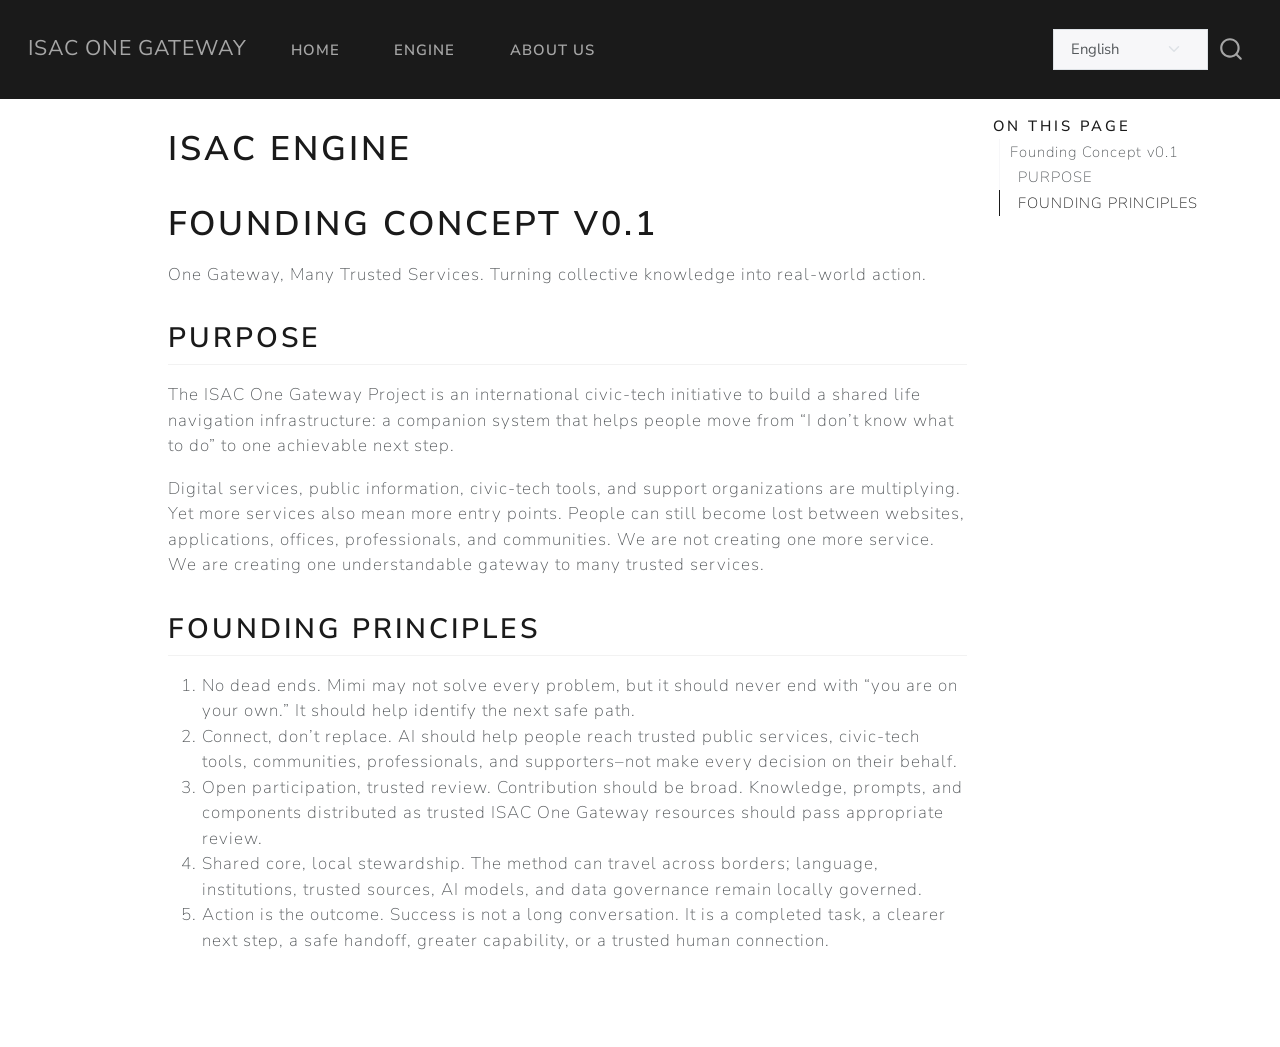
<file: docs/engine/en.html>
<!DOCTYPE html>
<html xmlns="http://www.w3.org/1999/xhtml" lang="en" xml:lang="en"><head>

<meta charset="utf-8">
<meta name="generator" content="quarto-1.11.9">

<meta name="viewport" content="width=device-width, initial-scale=1.0, user-scalable=yes">


<title>ISAC Engine – ISAC One Gateway</title>
<style>
/* Default styles provided by pandoc.
** See https://pandoc.org/MANUAL.html#variables-for-html for config info.
*/
span.smallcaps{font-variant: small-caps;}
div.columns{display: flex; gap: 1.5em;}
div.column{flex: auto;}
@media screen {
div.columns{gap: min(4vw, 1.5em);}
div.column{overflow-x: auto;}
}
div.hanging-indent{margin-left: 1.5em; text-indent: -1.5em;}
ul.task-list{list-style: none;}
ul.task-list li input[type="checkbox"] {
  width: 0.8em;
  margin: 0 0.8em 0.2em -1em; /* quarto-specific, see https://github.com/quarto-dev/quarto-cli/issues/4556 */ 
  vertical-align: middle;
}
</style>


<script src="../site_libs/quarto-nav/quarto-nav.js"></script>
<script src="../site_libs/quarto-nav/headroom.min.js"></script>
<script src="../site_libs/clipboard/clipboard.min.js"></script>
<script src="../site_libs/quarto-search/autocomplete.umd.js"></script>
<script src="../site_libs/quarto-search/fuse.min.js"></script>
<script src="../site_libs/quarto-search/quarto-search.js"></script>
<meta name="quarto:offset" content="../">
<script src="../site_libs/quarto-html/quarto.js" type="module"></script>
<script src="../site_libs/quarto-html/tabsets/tabsets.js" type="module"></script>
<script src="../site_libs/quarto-html/scrollable-regions/scrollable-regions.js" type="module"></script>
<script src="../site_libs/quarto-html/popper.min.js"></script>
<script src="../site_libs/quarto-html/tippy.umd.min.js"></script>
<script src="../site_libs/quarto-html/anchor.min.js"></script>
<link href="../site_libs/quarto-html/tippy.css" rel="stylesheet">
<link href="../site_libs/quarto-html/quarto-syntax-highlighting-63b5708e65d6cd79cd7618c58d0c21e7.css" rel="stylesheet" id="quarto-text-highlighting-styles">
<script src="../site_libs/bootstrap/bootstrap.min.js"></script>
<link href="../site_libs/bootstrap/bootstrap-icons.css" rel="stylesheet">
<link href="../site_libs/bootstrap/bootstrap-82cbd601586de768cd45e35580f1d19c.min.css" rel="stylesheet" append-hash="true" id="quarto-bootstrap" data-mode="light">
<script id="quarto-search-options" type="application/json">{
  "location": "navbar",
  "copy-button": false,
  "collapse-after": 3,
  "panel-placement": "end",
  "type": "overlay",
  "limit": 50,
  "keyboard-shortcut": [
    "f",
    "/",
    "s"
  ],
  "show-item-context": false,
  "language": {
    "search-no-results-text": "No results",
    "search-matching-documents-text": "matching documents",
    "search-copy-link-title": "Copy link to search",
    "search-hide-matches-text": "Hide additional matches",
    "search-more-match-text": "more match in this document",
    "search-more-matches-text": "more matches in this document",
    "search-clear-button-title": "Clear",
    "search-text-placeholder": "",
    "search-detached-cancel-button-title": "Cancel",
    "search-submit-button-title": "Submit",
    "search-label": "Search"
  }
}</script>


</head>

<body class="nav-fixed quarto-light"><a id="quarto-skip-link" class="visually-hidden-focusable" href="#quarto-document-content">Skip to main content</a>

<div id="quarto-search-results"></div>
  <header id="quarto-header" class="headroom fixed-top">
    <nav class="navbar navbar-expand-lg " data-bs-theme="dark" aria-label="Site">
      <div class="navbar-container container-fluid">
      <div class="navbar-brand-container mx-auto">
    <a class="navbar-brand" href="../index.html">
    <span class="navbar-title">ISAC One Gateway</span>
    </a>
  </div>
          <button class="navbar-toggler" type="button" data-bs-toggle="collapse" data-bs-target="#navbarCollapse" aria-controls="navbarCollapse" aria-expanded="false" aria-label="Toggle navigation" onclick="if (window.quartoToggleHeadroom) { window.quartoToggleHeadroom(); }">
  <span class="navbar-toggler-icon"></span>
</button>
          <div class="collapse navbar-collapse" id="navbarCollapse">
            <ul class="navbar-nav navbar-nav-scroll me-auto">
  <li class="nav-item">
    <a class="nav-link" href="../home/index.html"> 
<span class="menu-text">Home</span></a>
  </li>  
  <li class="nav-item">
    <a class="nav-link" href="../engine/index.html"> 
<span class="menu-text">Engine</span></a>
  </li>  
  <li class="nav-item">
    <a class="nav-link" href="../about/index.html"> 
<span class="menu-text">About Us</span></a>
  </li>  
</ul>
          </div> <!-- /navcollapse -->
            <div class="quarto-navbar-tools">
</div>
            <div id="quarto-search" class="" title="Search"></div>
      </div> <!-- /container-fluid -->
    </nav>
</header>
<!-- content -->
<div id="quarto-content" class="quarto-container page-columns page-rows-contents page-layout-article page-navbar">
<!-- sidebar -->
<!-- margin-sidebar -->
    <div id="quarto-margin-sidebar" class="sidebar margin-sidebar">
        <nav id="TOC" role="doc-toc" aria-labelledby="toc-title" class="toc-active">
    <h2 id="toc-title">On this page</h2>
   
  <ul>
  <li><a href="#founding-concept-v0.1" id="toc-founding-concept-v0.1" class="nav-link active" data-scroll-target="#founding-concept-v0.1">Founding Concept v0.1</a>
  <ul class="collapse">
  <li><a href="#purpose" id="toc-purpose" class="nav-link" data-scroll-target="#purpose">PURPOSE</a></li>
  <li><a href="#founding-principles" id="toc-founding-principles" class="nav-link" data-scroll-target="#founding-principles">FOUNDING PRINCIPLES</a></li>
  </ul></li>
  </ul>
</nav>
    </div>
<!-- main -->
<main class="content" id="quarto-document-content" tabindex="-1">

<header id="title-block-header" class="quarto-title-block default">
<div class="quarto-title">
<h1 class="title">ISAC Engine</h1>
</div>



<div class="quarto-title-meta">

    
  
    
  </div>
  


</header>


<section id="founding-concept-v0.1" class="level1">
<h1>Founding Concept v0.1</h1>
<p>One Gateway, Many Trusted Services. Turning collective knowledge into real-world action.</p>
<section id="purpose" class="level2">
<h2 class="anchored" data-anchor-id="purpose">PURPOSE</h2>
<p>The ISAC One Gateway Project is an international civic-tech initiative to build a shared life navigation infrastructure: a companion system that helps people move from “I don’t know what to do” to one achievable next step.</p>
<p>Digital services, public information, civic-tech tools, and support organizations are multiplying. Yet more services also mean more entry points. People can still become lost between websites, applications, offices, professionals, and communities. We are not creating one more service. We are creating one understandable gateway to many trusted services.</p>
</section>
<section id="founding-principles" class="level2">
<h2 class="anchored" data-anchor-id="founding-principles">FOUNDING PRINCIPLES</h2>
<ol type="1">
<li>No dead ends. Mimi may not solve every problem, but it should never end with “you are on your own.” It should help identify the next safe path.</li>
<li>Connect, don’t replace. AI should help people reach trusted public services, civic-tech tools, communities, professionals, and supporters–not make every decision on their behalf.</li>
<li>Open participation, trusted review. Contribution should be broad. Knowledge, prompts, and components distributed as trusted ISAC One Gateway resources should pass appropriate review.</li>
<li>Shared core, local stewardship. The method can travel across borders; language, institutions, trusted sources, AI models, and data governance remain locally governed.</li>
<li>Action is the outcome. Success is not a long conversation. It is a completed task, a clearer next step, a safe handoff, greater capability, or a trusted human connection.</li>
</ol>


</section>
</section>

</main> <!-- /main -->
<script src="../lang-nav.js"></script>
<script id="quarto-html-after-body" type="application/javascript">
  window.document.addEventListener("DOMContentLoaded", function (event) {
    const icon = "";
    const anchorJS = new window.AnchorJS();
    anchorJS.options = {
      placement: 'right',
      icon: icon
    };
    anchorJS.add('.anchored');
    const isCodeAnnotation = (el) => {
      for (const clz of el.classList) {
        if (clz.startsWith('code-annotation-')) {                     
          return true;
        }
      }
      return false;
    }
    const onCopySuccess = function(e) {
      // button target
      const button = e.trigger;
      // don't keep focus
      button.blur();
      // flash "checked"
      button.classList.add('code-copy-button-checked');
      var currentTitle = button.getAttribute("title");
      button.setAttribute("title", "Copied!");
      let tooltip;
      if (window.bootstrap) {
        button.setAttribute("data-bs-toggle", "tooltip");
        button.setAttribute("data-bs-placement", "left");
        button.setAttribute("data-bs-title", "Copied!");
        tooltip = new bootstrap.Tooltip(button, 
          { trigger: "manual", 
            customClass: "code-copy-button-tooltip",
            offset: [0, -8]});
        tooltip.show();    
      }
      setTimeout(function() {
        if (tooltip) {
          tooltip.hide();
          button.removeAttribute("data-bs-title");
          button.removeAttribute("data-bs-toggle");
          button.removeAttribute("data-bs-placement");
        }
        button.setAttribute("title", currentTitle);
        button.classList.remove('code-copy-button-checked');
      }, 1000);
      // clear code selection
      e.clearSelection();
    }
    const getTextToCopy = function(trigger) {
      const outerScaffold = trigger.parentElement.cloneNode(true);
      const codeEl = outerScaffold.querySelector('code');
      for (const childEl of codeEl.children) {
        if (isCodeAnnotation(childEl)) {
          childEl.remove();
        }
      }
      return codeEl.innerText;
    }
    const clipboard = new window.ClipboardJS('.code-copy-button:not([data-in-quarto-modal])', {
      text: getTextToCopy
    });
    clipboard.on('success', onCopySuccess);
    if (window.document.getElementById('quarto-embedded-source-code-modal')) {
      const clipboardModal = new window.ClipboardJS('.code-copy-button[data-in-quarto-modal]', {
        text: getTextToCopy,
        container: window.document.getElementById('quarto-embedded-source-code-modal')
      });
      clipboardModal.on('success', onCopySuccess);
    }
      var localhostRegex = new RegExp(/^(?:http|https):\/\/localhost\:?[0-9]*\//);
      var mailtoRegex = new RegExp(/^mailto:/);
        var filterRegex = new RegExp('/' + window.location.host + '/');
      var isInternal = (href) => {
          return filterRegex.test(href) || localhostRegex.test(href) || mailtoRegex.test(href);
      }
      // Inspect non-navigation links and adorn them if external
      window.quartoDecorateExternalLinks = function (root) {
     var links = (root || window.document).querySelectorAll('a[href]:not(.nav-link):not(.navbar-brand):not(.toc-action):not(.sidebar-link):not(.sidebar-item-toggle):not(.pagination-link):not(.no-external):not([aria-hidden]):not(.dropdown-item):not(.quarto-navigation-tool):not(.about-link)');
      for (var i=0; i<links.length; i++) {
        const link = links[i];
        if (!isInternal(link.href)) {
          // undo the damage that might have been done by quarto-nav.js in the case of
          // links that we want to consider external
          if (link.dataset.originalHref !== undefined) {
            link.href = link.dataset.originalHref;
          }
          if (!link.classList.contains('no-external-icon')) {
          }
        }
      }
      };
      window.quartoDecorateExternalLinks(window.document);
    // Esc closes the popup (WCAG 1.4.13) and focus leaving both trigger and
    // popup closes it (WCAG 2.4.11); tippy handles neither for interactive popups.
    const hideOnEscAndFocusOut = {
      name: 'hideOnEscAndFocusOut',
      defaultValue: true,
      fn(instance) {
        const dismiss = () => {
          // A show scheduled by the trigger delay would otherwise reopen it
          instance.clearDelayTimeouts();
          instance.hide();
        };
        const onKeyDown = (event) => {
          if (event.key !== 'Escape') {
            return;
          }
          // Keep Esc from also reaching page handlers (e.g. reveal.js overview),
          // except an open reveal.js slide menu, which Esc should close too.
          // The menu handles keys only when its keyboard option is on.
          const menuHandlesEsc = window.Reveal?.getPlugin?.('menu')?.isOpen() &&
            window.Reveal.getConfig().menu?.keyboard !== false;
          if (!menuHandlesEsc) {
            event.stopPropagation();
          }
          if (instance.popper.contains(window.document.activeElement)) {
            // Disabled while refocusing so the focus trigger does not reopen it
            instance.disable();
            instance.reference.focus();
            instance.enable();
          }
          dismiss();
        };
        const onFocusOut = (event) => {
          const target = event.relatedTarget;
          if (target && !instance.reference.contains(target) &&
              !instance.popper.contains(target)) {
            dismiss();
          }
        };
        // On the trigger too: a click trigger (code-annotations: select) has no
        // blur handling. Attached for the instance's lifetime so leaving the
        // trigger also cancels a show still pending on the trigger delay.
        instance.reference.addEventListener('focusout', onFocusOut);
        return {
          onShow() {
            window.document.addEventListener('keydown', onKeyDown, true);
            instance.popper.addEventListener('focusout', onFocusOut);
          },
          onHide() {
            window.document.removeEventListener('keydown', onKeyDown, true);
            instance.popper.removeEventListener('focusout', onFocusOut);
          },
          onDestroy() {
            instance.reference.removeEventListener('focusout', onFocusOut);
          },
        };
      },
    };
    function tippyHover(el, contentFn, onTriggerFn, onUntriggerFn) {
      const config = {
        allowHTML: true,
        maxWidth: 500,
        delay: 100,
        arrow: false,
        appendTo: function(el) {
            return el.parentElement;
        },
        interactive: true,
        interactiveBorder: 10,
        theme: 'quarto',
        placement: 'bottom-start',
        plugins: [hideOnEscAndFocusOut],
      };
      if (contentFn) {
        config.content = contentFn;
      }
      if (onTriggerFn) {
        config.onTrigger = onTriggerFn;
      }
      if (onUntriggerFn) {
        config.onUntrigger = onUntriggerFn;
      }
      window.tippy(el, config); 
    }
    const noterefs = window.document.querySelectorAll('a[role="doc-noteref"]');
    for (var i=0; i<noterefs.length; i++) {
      const ref = noterefs[i];
      tippyHover(ref, function() {
        // use id or data attribute instead here
        let href = ref.getAttribute('data-footnote-href') || ref.getAttribute('href');
        try { href = new URL(href).hash; } catch {}
        const id = href.replace(/^#\/?/, "");
        const note = window.document.getElementById(id);
        if (note) {
          return note.innerHTML;
        } else {
          return "";
        }
      });
    }
    const xrefs = window.document.querySelectorAll('a.quarto-xref');
    const processXRef = (id, note) => {
      // Strip column container classes
      const stripColumnClz = (el) => {
        el.classList.remove("page-full", "page-columns");
        if (el.children) {
          for (const child of el.children) {
            stripColumnClz(child);
          }
        }
      }
      stripColumnClz(note)
      if (id === null || id.startsWith('sec-')) {
        // Special case sections, only their first couple elements
        const container = document.createElement("div");
        if (note.children && note.children.length > 2) {
          container.appendChild(note.children[0].cloneNode(true));
          for (let i = 1; i < note.children.length; i++) {
            const child = note.children[i];
            if (child.tagName === "P" && child.innerText === "") {
              continue;
            } else {
              container.appendChild(child.cloneNode(true));
              break;
            }
          }
          if (window.Quarto?.typesetMath) {
            window.Quarto.typesetMath(container);
          }
          return container.innerHTML
        } else {
          if (window.Quarto?.typesetMath) {
            window.Quarto.typesetMath(note);
          }
          return note.innerHTML;
        }
      } else {
        // Remove any anchor links if they are present
        const anchorLink = note.querySelector('a.anchorjs-link');
        if (anchorLink) {
          anchorLink.remove();
        }
        if (window.Quarto?.typesetMath) {
          window.Quarto.typesetMath(note);
        }
        if (note.classList.contains("callout")) {
          return note.outerHTML;
        } else {
          return note.innerHTML;
        }
      }
    }
    for (var i=0; i<xrefs.length; i++) {
      const xref = xrefs[i];
      tippyHover(xref, undefined, function(instance) {
        instance.disable();
        let url = xref.getAttribute('href');
        let hash = undefined; 
        if (url.startsWith('#')) {
          hash = url;
        } else {
          try { hash = new URL(url).hash; } catch {}
        }
        if (hash) {
          const id = hash.replace(/^#\/?/, "");
          const note = window.document.getElementById(id);
          if (note !== null) {
            try {
              const html = processXRef(id, note.cloneNode(true));
              instance.setContent(html);
            } finally {
              instance.enable();
              instance.show();
            }
          } else {
            // See if we can fetch this
            fetch(url.split('#')[0])
            .then(res => res.text())
            .then(html => {
              const parser = new DOMParser();
              const htmlDoc = parser.parseFromString(html, "text/html");
              const note = htmlDoc.getElementById(id);
              if (note !== null) {
                const html = processXRef(id, note);
                instance.setContent(html);
              } 
            }).finally(() => {
              instance.enable();
              instance.show();
            });
          }
        } else {
          // See if we can fetch a full url (with no hash to target)
          // This is a special case and we should probably do some content thinning / targeting
          fetch(url)
          .then(res => res.text())
          .then(html => {
            const parser = new DOMParser();
            const htmlDoc = parser.parseFromString(html, "text/html");
            const note = htmlDoc.querySelector('main.content');
            if (note !== null) {
              // This should only happen for chapter cross references
              // (since there is no id in the URL)
              // remove the first header
              if (note.children.length > 0 && note.children[0].tagName === "HEADER") {
                note.children[0].remove();
              }
              const html = processXRef(null, note);
              instance.setContent(html);
            } 
          }).finally(() => {
            instance.enable();
            instance.show();
          });
        }
      }, function(instance) {
      });
    }
        let selectedAnnoteEl;
        const selectorForAnnotation = ( cell, annotation) => {
          let cellAttr = 'data-code-cell="' + cell + '"';
          let lineAttr = 'data-code-annotation="' +  annotation + '"';
          const selector = 'span[' + cellAttr + '][' + lineAttr + ']';
          return selector;
        }
        const selectCodeLines = (annoteEl) => {
          const doc = window.document;
          const targetCell = annoteEl.getAttribute("data-target-cell");
          const targetAnnotation = annoteEl.getAttribute("data-target-annotation");
          const annoteSpan = window.document.querySelector(selectorForAnnotation(targetCell, targetAnnotation));
          const lines = annoteSpan.getAttribute("data-code-lines").split(",");
          const lineIds = lines.map((line) => {
            return targetCell + "-" + line;
          })
          // Each band is positioned against its own containing block, which is
          // not the offsetParent of the lines, so place it from client rects.
          const placeBand = (band, firstEl, lastEl, codeBlock) => {
            const container = band.offsetParent;
            if (container === null) {
              return;
            }
            const containerRect = container.getBoundingClientRect();
            // Reveal.js scales slides with a transform, so convert client
            // pixels back to the CSS pixels of the container.
            const scale = containerRect.height / container.offsetHeight || 1;
            const firstRect = firstEl.getBoundingClientRect();
            const lastRect = lastEl.getBoundingClientRect();
            const top = (firstRect.top - containerRect.top) / scale - container.clientTop + container.scrollTop;
            const height = (lastRect.bottom - firstRect.top) / scale;
            band.style.top = top - 2 + "px";
            band.style.height = height + 4 + "px";
            if (codeBlock) {
              // Without the copy button wrapper, the containing block is wider
              // than the code block, so span the code block explicitly.
              const blockRect = codeBlock.getBoundingClientRect();
              band.style.left = (blockRect.left - containerRect.left) / scale - container.clientLeft + container.scrollLeft + "px";
              band.style.width = blockRect.width / scale + "px";
            }
          };
          if (lineIds.length > 0) {
            const el = window.document.getElementById(lineIds[0]);
            const lastEl = window.document.getElementById(lineIds[lineIds.length - 1]);
            const parent = el.parentElement.parentElement;
            // cook up a div (if necessary) and position it
            let div = window.document.getElementById("code-annotation-line-highlight");
            if (div === null) {
              div = window.document.createElement("div");
              div.setAttribute("id", "code-annotation-line-highlight");
              div.style.position = 'absolute';
              parent.appendChild(div);
            }
            placeBand(div, el, lastEl, parent.closest("div.sourceCode") || parent);
            let gutterDiv = window.document.getElementById("code-annotation-line-highlight-gutter");
            if (gutterDiv === null) {
              gutterDiv = window.document.createElement("div");
              gutterDiv.setAttribute("id", "code-annotation-line-highlight-gutter");
              gutterDiv.style.position = 'absolute';
              const codeCell = window.document.getElementById(targetCell);
              const gutter = codeCell.querySelector('.code-annotation-gutter');
              gutter.appendChild(gutterDiv);
            }
            placeBand(gutterDiv, el, lastEl);
            selectedAnnoteEl = annoteEl;
          }
        };
        const unselectCodeLines = () => {
          const elementsIds = ["code-annotation-line-highlight", "code-annotation-line-highlight-gutter"];
          elementsIds.forEach((elId) => {
            const div = window.document.getElementById(elId);
            if (div) {
              div.remove();
            }
          });
          selectedAnnoteEl = undefined;
        };
          // Handle positioning of the toggle
      window.addEventListener(
        "resize",
        throttle(() => {
          elRect = undefined;
          if (selectedAnnoteEl) {
            selectCodeLines(selectedAnnoteEl);
          }
        }, 10)
      );
      function throttle(fn, ms) {
      let throttle = false;
      let timer;
        return (...args) => {
          if(!throttle) { // first call gets through
              fn.apply(this, args);
              throttle = true;
          } else { // all the others get throttled
              if(timer) clearTimeout(timer); // cancel #2
              timer = setTimeout(() => {
                fn.apply(this, args);
                timer = throttle = false;
              }, ms);
          }
        };
      }
        // Attach click handler to the DT
        const annoteDls = window.document.querySelectorAll('dt[data-target-cell]');
        for (const annoteDlNode of annoteDls) {
          annoteDlNode.addEventListener('click', (event) => {
            const clickedEl = event.target;
            if (clickedEl !== selectedAnnoteEl) {
              unselectCodeLines();
              const activeEl = window.document.querySelector('dt[data-target-cell].code-annotation-active');
              if (activeEl) {
                activeEl.classList.remove('code-annotation-active');
              }
              selectCodeLines(clickedEl);
              clickedEl.classList.add('code-annotation-active');
            } else {
              // Unselect the line
              unselectCodeLines();
              clickedEl.classList.remove('code-annotation-active');
            }
          });
        }
    const findCites = (el) => {
      const parentEl = el.parentElement;
      if (parentEl) {
        const cites = parentEl.dataset.cites;
        if (cites) {
          return {
            el,
            cites: cites.split(' ')
          };
        } else {
          return findCites(el.parentElement)
        }
      } else {
        return undefined;
      }
    };
    var bibliorefs = window.document.querySelectorAll('a[role="doc-biblioref"]');
    for (var i=0; i<bibliorefs.length; i++) {
      const ref = bibliorefs[i];
      const citeInfo = findCites(ref);
      if (citeInfo) {
        tippyHover(citeInfo.el, function() {
          var popup = window.document.createElement('div');
          citeInfo.cites.forEach(function(cite) {
            var citeDiv = window.document.createElement('div');
            citeDiv.classList.add('hanging-indent');
            citeDiv.classList.add('csl-entry');
            var biblioDiv = window.document.getElementById('ref-' + cite);
            if (biblioDiv) {
              citeDiv.innerHTML = biblioDiv.innerHTML;
            }
            popup.appendChild(citeDiv);
          });
          return popup.innerHTML;
        });
      }
    }
  });
  </script>
  <script type="application/javascript">
  window.quartoScrollableRegionsLabels = {"code":"Scrollable code","output":"Scrollable output"};
  </script>
</div> <!-- /content -->




</body></html>
</file>
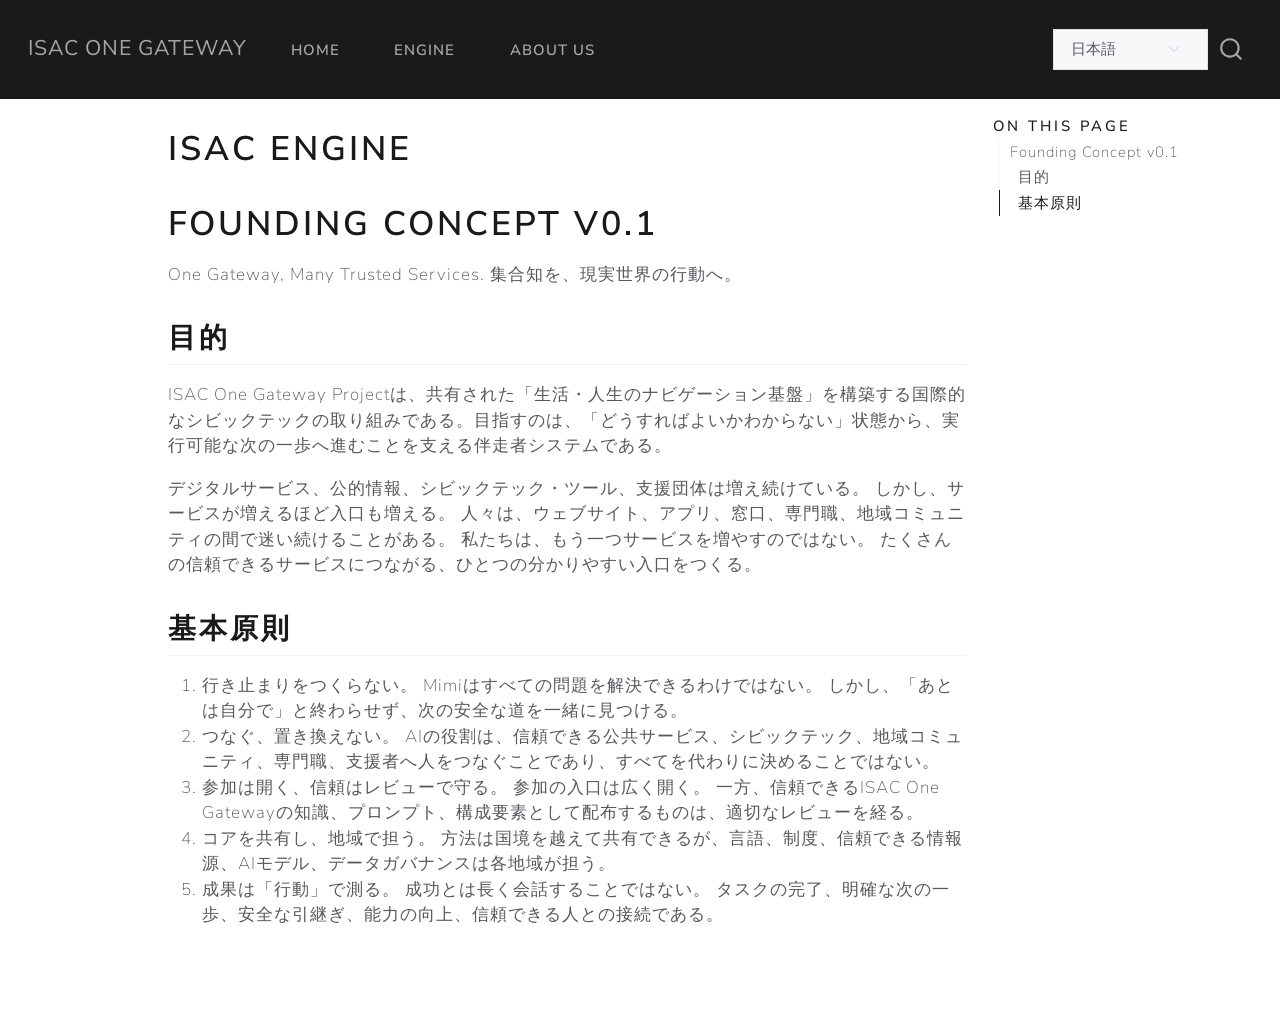
<file: docs/engine/ja.html>
<!DOCTYPE html>
<html xmlns="http://www.w3.org/1999/xhtml" lang="en" xml:lang="en"><head>

<meta charset="utf-8">
<meta name="generator" content="quarto-1.11.9">

<meta name="viewport" content="width=device-width, initial-scale=1.0, user-scalable=yes">


<title>ISAC Engine – ISAC One Gateway</title>
<style>
/* Default styles provided by pandoc.
** See https://pandoc.org/MANUAL.html#variables-for-html for config info.
*/
span.smallcaps{font-variant: small-caps;}
div.columns{display: flex; gap: 1.5em;}
div.column{flex: auto;}
@media screen {
div.columns{gap: min(4vw, 1.5em);}
div.column{overflow-x: auto;}
}
div.hanging-indent{margin-left: 1.5em; text-indent: -1.5em;}
ul.task-list{list-style: none;}
ul.task-list li input[type="checkbox"] {
  width: 0.8em;
  margin: 0 0.8em 0.2em -1em; /* quarto-specific, see https://github.com/quarto-dev/quarto-cli/issues/4556 */ 
  vertical-align: middle;
}
</style>


<script src="../site_libs/quarto-nav/quarto-nav.js"></script>
<script src="../site_libs/quarto-nav/headroom.min.js"></script>
<script src="../site_libs/clipboard/clipboard.min.js"></script>
<script src="../site_libs/quarto-search/autocomplete.umd.js"></script>
<script src="../site_libs/quarto-search/fuse.min.js"></script>
<script src="../site_libs/quarto-search/quarto-search.js"></script>
<meta name="quarto:offset" content="../">
<script src="../site_libs/quarto-html/quarto.js" type="module"></script>
<script src="../site_libs/quarto-html/tabsets/tabsets.js" type="module"></script>
<script src="../site_libs/quarto-html/scrollable-regions/scrollable-regions.js" type="module"></script>
<script src="../site_libs/quarto-html/popper.min.js"></script>
<script src="../site_libs/quarto-html/tippy.umd.min.js"></script>
<script src="../site_libs/quarto-html/anchor.min.js"></script>
<link href="../site_libs/quarto-html/tippy.css" rel="stylesheet">
<link href="../site_libs/quarto-html/quarto-syntax-highlighting-63b5708e65d6cd79cd7618c58d0c21e7.css" rel="stylesheet" id="quarto-text-highlighting-styles">
<script src="../site_libs/bootstrap/bootstrap.min.js"></script>
<link href="../site_libs/bootstrap/bootstrap-icons.css" rel="stylesheet">
<link href="../site_libs/bootstrap/bootstrap-82cbd601586de768cd45e35580f1d19c.min.css" rel="stylesheet" append-hash="true" id="quarto-bootstrap" data-mode="light">
<script id="quarto-search-options" type="application/json">{
  "location": "navbar",
  "copy-button": false,
  "collapse-after": 3,
  "panel-placement": "end",
  "type": "overlay",
  "limit": 50,
  "keyboard-shortcut": [
    "f",
    "/",
    "s"
  ],
  "show-item-context": false,
  "language": {
    "search-no-results-text": "No results",
    "search-matching-documents-text": "matching documents",
    "search-copy-link-title": "Copy link to search",
    "search-hide-matches-text": "Hide additional matches",
    "search-more-match-text": "more match in this document",
    "search-more-matches-text": "more matches in this document",
    "search-clear-button-title": "Clear",
    "search-text-placeholder": "",
    "search-detached-cancel-button-title": "Cancel",
    "search-submit-button-title": "Submit",
    "search-label": "Search"
  }
}</script>


</head>

<body class="nav-fixed quarto-light"><a id="quarto-skip-link" class="visually-hidden-focusable" href="#quarto-document-content">Skip to main content</a>

<div id="quarto-search-results"></div>
  <header id="quarto-header" class="headroom fixed-top">
    <nav class="navbar navbar-expand-lg " data-bs-theme="dark" aria-label="Site">
      <div class="navbar-container container-fluid">
      <div class="navbar-brand-container mx-auto">
    <a class="navbar-brand" href="../index.html">
    <span class="navbar-title">ISAC One Gateway</span>
    </a>
  </div>
          <button class="navbar-toggler" type="button" data-bs-toggle="collapse" data-bs-target="#navbarCollapse" aria-controls="navbarCollapse" aria-expanded="false" aria-label="Toggle navigation" onclick="if (window.quartoToggleHeadroom) { window.quartoToggleHeadroom(); }">
  <span class="navbar-toggler-icon"></span>
</button>
          <div class="collapse navbar-collapse" id="navbarCollapse">
            <ul class="navbar-nav navbar-nav-scroll me-auto">
  <li class="nav-item">
    <a class="nav-link" href="../home/index.html"> 
<span class="menu-text">Home</span></a>
  </li>  
  <li class="nav-item">
    <a class="nav-link" href="../engine/index.html"> 
<span class="menu-text">Engine</span></a>
  </li>  
  <li class="nav-item">
    <a class="nav-link" href="../about/index.html"> 
<span class="menu-text">About Us</span></a>
  </li>  
</ul>
          </div> <!-- /navcollapse -->
            <div class="quarto-navbar-tools">
</div>
            <div id="quarto-search" class="" title="Search"></div>
      </div> <!-- /container-fluid -->
    </nav>
</header>
<!-- content -->
<div id="quarto-content" class="quarto-container page-columns page-rows-contents page-layout-article page-navbar">
<!-- sidebar -->
<!-- margin-sidebar -->
    <div id="quarto-margin-sidebar" class="sidebar margin-sidebar">
        <nav id="TOC" role="doc-toc" aria-labelledby="toc-title" class="toc-active">
    <h2 id="toc-title">On this page</h2>
   
  <ul>
  <li><a href="#founding-concept-v0.1" id="toc-founding-concept-v0.1" class="nav-link active" data-scroll-target="#founding-concept-v0.1">Founding Concept v0.1</a>
  <ul class="collapse">
  <li><a href="#目的" id="toc-目的" class="nav-link" data-scroll-target="#目的">目的</a></li>
  <li><a href="#基本原則" id="toc-基本原則" class="nav-link" data-scroll-target="#基本原則">基本原則</a></li>
  </ul></li>
  </ul>
</nav>
    </div>
<!-- main -->
<main class="content" id="quarto-document-content" tabindex="-1">

<header id="title-block-header" class="quarto-title-block default">
<div class="quarto-title">
<h1 class="title">ISAC Engine</h1>
</div>



<div class="quarto-title-meta">

    
  
    
  </div>
  


</header>


<section id="founding-concept-v0.1" class="level1">
<h1>Founding Concept v0.1</h1>
<p>One Gateway, Many Trusted Services. 集合知を、現実世界の行動へ。</p>
<section id="目的" class="level2">
<h2 class="anchored" data-anchor-id="目的">目的</h2>
<p>ISAC One Gateway Projectは、共有された「生活・人生のナビゲーション基盤」を構築する国際的なシビックテックの取り組みである。目指すのは、「どうすればよいかわからない」状態から、実行可能な次の一歩へ進むことを支える伴走者システムである。</p>
<p>デジタルサービス、公的情報、シビックテック・ツール、支援団体は増え続けている。 しかし、サービスが増えるほど入口も増える。 人々は、ウェブサイト、アプリ、窓口、専門職、地域コミュニティの間で迷い続けることがある。 私たちは、もう一つサービスを増やすのではない。 たくさんの信頼できるサービスにつながる、ひとつの分かりやすい入口をつくる。</p>
</section>
<section id="基本原則" class="level2">
<h2 class="anchored" data-anchor-id="基本原則">基本原則</h2>
<ol type="1">
<li>行き止まりをつくらない。 Mimiはすべての問題を解決できるわけではない。 しかし、「あとは自分で」と終わらせず、次の安全な道を一緒に見つける。</li>
<li>つなぐ、置き換えない。 AIの役割は、信頼できる公共サービス、シビックテック、地域コミュニティ、専門職、支援者へ人をつなぐことであり、すべてを代わりに決めることではない。</li>
<li>参加は開く、信頼はレビューで守る。 参加の入口は広く開く。 一方、信頼できるISAC One Gatewayの知識、プロンプト、構成要素として配布するものは、適切なレビューを経る。</li>
<li>コアを共有し、地域で担う。 方法は国境を越えて共有できるが、言語、制度、信頼できる情報源、AIモデル、データガバナンスは各地域が担う。</li>
<li>成果は「行動」で測る。 成功とは長く会話することではない。 タスクの完了、明確な次の一歩、安全な引継ぎ、能力の向上、信頼できる人との接続である。</li>
</ol>


</section>
</section>

</main> <!-- /main -->
<script src="../lang-nav.js"></script>
<script id="quarto-html-after-body" type="application/javascript">
  window.document.addEventListener("DOMContentLoaded", function (event) {
    const icon = "";
    const anchorJS = new window.AnchorJS();
    anchorJS.options = {
      placement: 'right',
      icon: icon
    };
    anchorJS.add('.anchored');
    const isCodeAnnotation = (el) => {
      for (const clz of el.classList) {
        if (clz.startsWith('code-annotation-')) {                     
          return true;
        }
      }
      return false;
    }
    const onCopySuccess = function(e) {
      // button target
      const button = e.trigger;
      // don't keep focus
      button.blur();
      // flash "checked"
      button.classList.add('code-copy-button-checked');
      var currentTitle = button.getAttribute("title");
      button.setAttribute("title", "Copied!");
      let tooltip;
      if (window.bootstrap) {
        button.setAttribute("data-bs-toggle", "tooltip");
        button.setAttribute("data-bs-placement", "left");
        button.setAttribute("data-bs-title", "Copied!");
        tooltip = new bootstrap.Tooltip(button, 
          { trigger: "manual", 
            customClass: "code-copy-button-tooltip",
            offset: [0, -8]});
        tooltip.show();    
      }
      setTimeout(function() {
        if (tooltip) {
          tooltip.hide();
          button.removeAttribute("data-bs-title");
          button.removeAttribute("data-bs-toggle");
          button.removeAttribute("data-bs-placement");
        }
        button.setAttribute("title", currentTitle);
        button.classList.remove('code-copy-button-checked');
      }, 1000);
      // clear code selection
      e.clearSelection();
    }
    const getTextToCopy = function(trigger) {
      const outerScaffold = trigger.parentElement.cloneNode(true);
      const codeEl = outerScaffold.querySelector('code');
      for (const childEl of codeEl.children) {
        if (isCodeAnnotation(childEl)) {
          childEl.remove();
        }
      }
      return codeEl.innerText;
    }
    const clipboard = new window.ClipboardJS('.code-copy-button:not([data-in-quarto-modal])', {
      text: getTextToCopy
    });
    clipboard.on('success', onCopySuccess);
    if (window.document.getElementById('quarto-embedded-source-code-modal')) {
      const clipboardModal = new window.ClipboardJS('.code-copy-button[data-in-quarto-modal]', {
        text: getTextToCopy,
        container: window.document.getElementById('quarto-embedded-source-code-modal')
      });
      clipboardModal.on('success', onCopySuccess);
    }
      var localhostRegex = new RegExp(/^(?:http|https):\/\/localhost\:?[0-9]*\//);
      var mailtoRegex = new RegExp(/^mailto:/);
        var filterRegex = new RegExp('/' + window.location.host + '/');
      var isInternal = (href) => {
          return filterRegex.test(href) || localhostRegex.test(href) || mailtoRegex.test(href);
      }
      // Inspect non-navigation links and adorn them if external
      window.quartoDecorateExternalLinks = function (root) {
     var links = (root || window.document).querySelectorAll('a[href]:not(.nav-link):not(.navbar-brand):not(.toc-action):not(.sidebar-link):not(.sidebar-item-toggle):not(.pagination-link):not(.no-external):not([aria-hidden]):not(.dropdown-item):not(.quarto-navigation-tool):not(.about-link)');
      for (var i=0; i<links.length; i++) {
        const link = links[i];
        if (!isInternal(link.href)) {
          // undo the damage that might have been done by quarto-nav.js in the case of
          // links that we want to consider external
          if (link.dataset.originalHref !== undefined) {
            link.href = link.dataset.originalHref;
          }
          if (!link.classList.contains('no-external-icon')) {
          }
        }
      }
      };
      window.quartoDecorateExternalLinks(window.document);
    // Esc closes the popup (WCAG 1.4.13) and focus leaving both trigger and
    // popup closes it (WCAG 2.4.11); tippy handles neither for interactive popups.
    const hideOnEscAndFocusOut = {
      name: 'hideOnEscAndFocusOut',
      defaultValue: true,
      fn(instance) {
        const dismiss = () => {
          // A show scheduled by the trigger delay would otherwise reopen it
          instance.clearDelayTimeouts();
          instance.hide();
        };
        const onKeyDown = (event) => {
          if (event.key !== 'Escape') {
            return;
          }
          // Keep Esc from also reaching page handlers (e.g. reveal.js overview),
          // except an open reveal.js slide menu, which Esc should close too.
          // The menu handles keys only when its keyboard option is on.
          const menuHandlesEsc = window.Reveal?.getPlugin?.('menu')?.isOpen() &&
            window.Reveal.getConfig().menu?.keyboard !== false;
          if (!menuHandlesEsc) {
            event.stopPropagation();
          }
          if (instance.popper.contains(window.document.activeElement)) {
            // Disabled while refocusing so the focus trigger does not reopen it
            instance.disable();
            instance.reference.focus();
            instance.enable();
          }
          dismiss();
        };
        const onFocusOut = (event) => {
          const target = event.relatedTarget;
          if (target && !instance.reference.contains(target) &&
              !instance.popper.contains(target)) {
            dismiss();
          }
        };
        // On the trigger too: a click trigger (code-annotations: select) has no
        // blur handling. Attached for the instance's lifetime so leaving the
        // trigger also cancels a show still pending on the trigger delay.
        instance.reference.addEventListener('focusout', onFocusOut);
        return {
          onShow() {
            window.document.addEventListener('keydown', onKeyDown, true);
            instance.popper.addEventListener('focusout', onFocusOut);
          },
          onHide() {
            window.document.removeEventListener('keydown', onKeyDown, true);
            instance.popper.removeEventListener('focusout', onFocusOut);
          },
          onDestroy() {
            instance.reference.removeEventListener('focusout', onFocusOut);
          },
        };
      },
    };
    function tippyHover(el, contentFn, onTriggerFn, onUntriggerFn) {
      const config = {
        allowHTML: true,
        maxWidth: 500,
        delay: 100,
        arrow: false,
        appendTo: function(el) {
            return el.parentElement;
        },
        interactive: true,
        interactiveBorder: 10,
        theme: 'quarto',
        placement: 'bottom-start',
        plugins: [hideOnEscAndFocusOut],
      };
      if (contentFn) {
        config.content = contentFn;
      }
      if (onTriggerFn) {
        config.onTrigger = onTriggerFn;
      }
      if (onUntriggerFn) {
        config.onUntrigger = onUntriggerFn;
      }
      window.tippy(el, config); 
    }
    const noterefs = window.document.querySelectorAll('a[role="doc-noteref"]');
    for (var i=0; i<noterefs.length; i++) {
      const ref = noterefs[i];
      tippyHover(ref, function() {
        // use id or data attribute instead here
        let href = ref.getAttribute('data-footnote-href') || ref.getAttribute('href');
        try { href = new URL(href).hash; } catch {}
        const id = href.replace(/^#\/?/, "");
        const note = window.document.getElementById(id);
        if (note) {
          return note.innerHTML;
        } else {
          return "";
        }
      });
    }
    const xrefs = window.document.querySelectorAll('a.quarto-xref');
    const processXRef = (id, note) => {
      // Strip column container classes
      const stripColumnClz = (el) => {
        el.classList.remove("page-full", "page-columns");
        if (el.children) {
          for (const child of el.children) {
            stripColumnClz(child);
          }
        }
      }
      stripColumnClz(note)
      if (id === null || id.startsWith('sec-')) {
        // Special case sections, only their first couple elements
        const container = document.createElement("div");
        if (note.children && note.children.length > 2) {
          container.appendChild(note.children[0].cloneNode(true));
          for (let i = 1; i < note.children.length; i++) {
            const child = note.children[i];
            if (child.tagName === "P" && child.innerText === "") {
              continue;
            } else {
              container.appendChild(child.cloneNode(true));
              break;
            }
          }
          if (window.Quarto?.typesetMath) {
            window.Quarto.typesetMath(container);
          }
          return container.innerHTML
        } else {
          if (window.Quarto?.typesetMath) {
            window.Quarto.typesetMath(note);
          }
          return note.innerHTML;
        }
      } else {
        // Remove any anchor links if they are present
        const anchorLink = note.querySelector('a.anchorjs-link');
        if (anchorLink) {
          anchorLink.remove();
        }
        if (window.Quarto?.typesetMath) {
          window.Quarto.typesetMath(note);
        }
        if (note.classList.contains("callout")) {
          return note.outerHTML;
        } else {
          return note.innerHTML;
        }
      }
    }
    for (var i=0; i<xrefs.length; i++) {
      const xref = xrefs[i];
      tippyHover(xref, undefined, function(instance) {
        instance.disable();
        let url = xref.getAttribute('href');
        let hash = undefined; 
        if (url.startsWith('#')) {
          hash = url;
        } else {
          try { hash = new URL(url).hash; } catch {}
        }
        if (hash) {
          const id = hash.replace(/^#\/?/, "");
          const note = window.document.getElementById(id);
          if (note !== null) {
            try {
              const html = processXRef(id, note.cloneNode(true));
              instance.setContent(html);
            } finally {
              instance.enable();
              instance.show();
            }
          } else {
            // See if we can fetch this
            fetch(url.split('#')[0])
            .then(res => res.text())
            .then(html => {
              const parser = new DOMParser();
              const htmlDoc = parser.parseFromString(html, "text/html");
              const note = htmlDoc.getElementById(id);
              if (note !== null) {
                const html = processXRef(id, note);
                instance.setContent(html);
              } 
            }).finally(() => {
              instance.enable();
              instance.show();
            });
          }
        } else {
          // See if we can fetch a full url (with no hash to target)
          // This is a special case and we should probably do some content thinning / targeting
          fetch(url)
          .then(res => res.text())
          .then(html => {
            const parser = new DOMParser();
            const htmlDoc = parser.parseFromString(html, "text/html");
            const note = htmlDoc.querySelector('main.content');
            if (note !== null) {
              // This should only happen for chapter cross references
              // (since there is no id in the URL)
              // remove the first header
              if (note.children.length > 0 && note.children[0].tagName === "HEADER") {
                note.children[0].remove();
              }
              const html = processXRef(null, note);
              instance.setContent(html);
            } 
          }).finally(() => {
            instance.enable();
            instance.show();
          });
        }
      }, function(instance) {
      });
    }
        let selectedAnnoteEl;
        const selectorForAnnotation = ( cell, annotation) => {
          let cellAttr = 'data-code-cell="' + cell + '"';
          let lineAttr = 'data-code-annotation="' +  annotation + '"';
          const selector = 'span[' + cellAttr + '][' + lineAttr + ']';
          return selector;
        }
        const selectCodeLines = (annoteEl) => {
          const doc = window.document;
          const targetCell = annoteEl.getAttribute("data-target-cell");
          const targetAnnotation = annoteEl.getAttribute("data-target-annotation");
          const annoteSpan = window.document.querySelector(selectorForAnnotation(targetCell, targetAnnotation));
          const lines = annoteSpan.getAttribute("data-code-lines").split(",");
          const lineIds = lines.map((line) => {
            return targetCell + "-" + line;
          })
          // Each band is positioned against its own containing block, which is
          // not the offsetParent of the lines, so place it from client rects.
          const placeBand = (band, firstEl, lastEl, codeBlock) => {
            const container = band.offsetParent;
            if (container === null) {
              return;
            }
            const containerRect = container.getBoundingClientRect();
            // Reveal.js scales slides with a transform, so convert client
            // pixels back to the CSS pixels of the container.
            const scale = containerRect.height / container.offsetHeight || 1;
            const firstRect = firstEl.getBoundingClientRect();
            const lastRect = lastEl.getBoundingClientRect();
            const top = (firstRect.top - containerRect.top) / scale - container.clientTop + container.scrollTop;
            const height = (lastRect.bottom - firstRect.top) / scale;
            band.style.top = top - 2 + "px";
            band.style.height = height + 4 + "px";
            if (codeBlock) {
              // Without the copy button wrapper, the containing block is wider
              // than the code block, so span the code block explicitly.
              const blockRect = codeBlock.getBoundingClientRect();
              band.style.left = (blockRect.left - containerRect.left) / scale - container.clientLeft + container.scrollLeft + "px";
              band.style.width = blockRect.width / scale + "px";
            }
          };
          if (lineIds.length > 0) {
            const el = window.document.getElementById(lineIds[0]);
            const lastEl = window.document.getElementById(lineIds[lineIds.length - 1]);
            const parent = el.parentElement.parentElement;
            // cook up a div (if necessary) and position it
            let div = window.document.getElementById("code-annotation-line-highlight");
            if (div === null) {
              div = window.document.createElement("div");
              div.setAttribute("id", "code-annotation-line-highlight");
              div.style.position = 'absolute';
              parent.appendChild(div);
            }
            placeBand(div, el, lastEl, parent.closest("div.sourceCode") || parent);
            let gutterDiv = window.document.getElementById("code-annotation-line-highlight-gutter");
            if (gutterDiv === null) {
              gutterDiv = window.document.createElement("div");
              gutterDiv.setAttribute("id", "code-annotation-line-highlight-gutter");
              gutterDiv.style.position = 'absolute';
              const codeCell = window.document.getElementById(targetCell);
              const gutter = codeCell.querySelector('.code-annotation-gutter');
              gutter.appendChild(gutterDiv);
            }
            placeBand(gutterDiv, el, lastEl);
            selectedAnnoteEl = annoteEl;
          }
        };
        const unselectCodeLines = () => {
          const elementsIds = ["code-annotation-line-highlight", "code-annotation-line-highlight-gutter"];
          elementsIds.forEach((elId) => {
            const div = window.document.getElementById(elId);
            if (div) {
              div.remove();
            }
          });
          selectedAnnoteEl = undefined;
        };
          // Handle positioning of the toggle
      window.addEventListener(
        "resize",
        throttle(() => {
          elRect = undefined;
          if (selectedAnnoteEl) {
            selectCodeLines(selectedAnnoteEl);
          }
        }, 10)
      );
      function throttle(fn, ms) {
      let throttle = false;
      let timer;
        return (...args) => {
          if(!throttle) { // first call gets through
              fn.apply(this, args);
              throttle = true;
          } else { // all the others get throttled
              if(timer) clearTimeout(timer); // cancel #2
              timer = setTimeout(() => {
                fn.apply(this, args);
                timer = throttle = false;
              }, ms);
          }
        };
      }
        // Attach click handler to the DT
        const annoteDls = window.document.querySelectorAll('dt[data-target-cell]');
        for (const annoteDlNode of annoteDls) {
          annoteDlNode.addEventListener('click', (event) => {
            const clickedEl = event.target;
            if (clickedEl !== selectedAnnoteEl) {
              unselectCodeLines();
              const activeEl = window.document.querySelector('dt[data-target-cell].code-annotation-active');
              if (activeEl) {
                activeEl.classList.remove('code-annotation-active');
              }
              selectCodeLines(clickedEl);
              clickedEl.classList.add('code-annotation-active');
            } else {
              // Unselect the line
              unselectCodeLines();
              clickedEl.classList.remove('code-annotation-active');
            }
          });
        }
    const findCites = (el) => {
      const parentEl = el.parentElement;
      if (parentEl) {
        const cites = parentEl.dataset.cites;
        if (cites) {
          return {
            el,
            cites: cites.split(' ')
          };
        } else {
          return findCites(el.parentElement)
        }
      } else {
        return undefined;
      }
    };
    var bibliorefs = window.document.querySelectorAll('a[role="doc-biblioref"]');
    for (var i=0; i<bibliorefs.length; i++) {
      const ref = bibliorefs[i];
      const citeInfo = findCites(ref);
      if (citeInfo) {
        tippyHover(citeInfo.el, function() {
          var popup = window.document.createElement('div');
          citeInfo.cites.forEach(function(cite) {
            var citeDiv = window.document.createElement('div');
            citeDiv.classList.add('hanging-indent');
            citeDiv.classList.add('csl-entry');
            var biblioDiv = window.document.getElementById('ref-' + cite);
            if (biblioDiv) {
              citeDiv.innerHTML = biblioDiv.innerHTML;
            }
            popup.appendChild(citeDiv);
          });
          return popup.innerHTML;
        });
      }
    }
  });
  </script>
  <script type="application/javascript">
  window.quartoScrollableRegionsLabels = {"code":"Scrollable code","output":"Scrollable output"};
  </script>
</div> <!-- /content -->




</body></html>
</file>
<file: docs/site_libs/quarto-html/tippy.css>
.tippy-box[data-animation=fade][data-state=hidden]{opacity:0}[data-tippy-root]{max-width:calc(100vw - 10px)}.tippy-box{position:relative;background-color:#333;color:#fff;border-radius:4px;font-size:14px;line-height:1.4;white-space:normal;outline:0;transition-property:transform,visibility,opacity}.tippy-box[data-placement^=top]>.tippy-arrow{bottom:0}.tippy-box[data-placement^=top]>.tippy-arrow:before{bottom:-7px;left:0;border-width:8px 8px 0;border-top-color:initial;transform-origin:center top}.tippy-box[data-placement^=bottom]>.tippy-arrow{top:0}.tippy-box[data-placement^=bottom]>.tippy-arrow:before{top:-7px;left:0;border-width:0 8px 8px;border-bottom-color:initial;transform-origin:center bottom}.tippy-box[data-placement^=left]>.tippy-arrow{right:0}.tippy-box[data-placement^=left]>.tippy-arrow:before{border-width:8px 0 8px 8px;border-left-color:initial;right:-7px;transform-origin:center left}.tippy-box[data-placement^=right]>.tippy-arrow{left:0}.tippy-box[data-placement^=right]>.tippy-arrow:before{left:-7px;border-width:8px 8px 8px 0;border-right-color:initial;transform-origin:center right}.tippy-box[data-inertia][data-state=visible]{transition-timing-function:cubic-bezier(.54,1.5,.38,1.11)}.tippy-arrow{width:16px;height:16px;color:#333}.tippy-arrow:before{content:"";position:absolute;border-color:transparent;border-style:solid}.tippy-content{position:relative;padding:5px 9px;z-index:1}
</file>
<file: docs/site_libs/quarto-html/quarto-syntax-highlighting-63b5708e65d6cd79cd7618c58d0c21e7.css>
/* quarto syntax highlight colors */
:root {
  --quarto-hl-ot-color: #003B4F;
  --quarto-hl-at-color: #657422;
  --quarto-hl-ss-color: #20794D;
  --quarto-hl-an-color: #5E5E5E;
  --quarto-hl-fu-color: #4758AB;
  --quarto-hl-st-color: #20794D;
  --quarto-hl-cf-color: #003B4F;
  --quarto-hl-op-color: #5E5E5E;
  --quarto-hl-er-color: #AD0000;
  --quarto-hl-bn-color: #AD0000;
  --quarto-hl-al-color: #AD0000;
  --quarto-hl-va-color: #111111;
  --quarto-hl-bu-color: inherit;
  --quarto-hl-ex-color: inherit;
  --quarto-hl-pp-color: #AD0000;
  --quarto-hl-in-color: #5E5E5E;
  --quarto-hl-vs-color: #20794D;
  --quarto-hl-wa-color: #5E5E5E;
  --quarto-hl-do-color: #5E5E5E;
  --quarto-hl-im-color: #00769E;
  --quarto-hl-ch-color: #20794D;
  --quarto-hl-dt-color: #AD0000;
  --quarto-hl-fl-color: #AD0000;
  --quarto-hl-co-color: #5E5E5E;
  --quarto-hl-cv-color: #5E5E5E;
  --quarto-hl-cn-color: #8f5902;
  --quarto-hl-sc-color: #5E5E5E;
  --quarto-hl-dv-color: #AD0000;
  --quarto-hl-kw-color: #003B4F;
}

/* other quarto variables */
:root {
  --quarto-font-monospace: SFMono-Regular, Menlo, Monaco, Consolas, "Liberation Mono", "Courier New", monospace;
}

/* syntax highlight based on Pandoc's rules */
pre > code.sourceCode > span {
  color: #003B4F;
}

code.sourceCode > span {
  color: #003B4F;
}

div.sourceCode,
div.sourceCode pre.sourceCode {
  color: #003B4F;
}

/* Normal */
code span {
  color: #003B4F;
}

/* Alert */
code span.al {
  color: #AD0000;
  font-style: inherit;
}

/* Annotation */
code span.an {
  color: #5E5E5E;
  font-style: inherit;
}

/* Attribute */
code span.at {
  color: #657422;
  font-style: inherit;
}

/* BaseN */
code span.bn {
  color: #AD0000;
  font-style: inherit;
}

/* BuiltIn */
code span.bu {
  font-style: inherit;
}

/* ControlFlow */
code span.cf {
  color: #003B4F;
  font-weight: bold;
  font-style: inherit;
}

/* Char */
code span.ch {
  color: #20794D;
  font-style: inherit;
}

/* Constant */
code span.cn {
  color: #8f5902;
  font-style: inherit;
}

/* Comment */
code span.co {
  color: #5E5E5E;
  font-style: inherit;
}

/* CommentVar */
code span.cv {
  color: #5E5E5E;
  font-style: italic;
}

/* Documentation */
code span.do {
  color: #5E5E5E;
  font-style: italic;
}

/* DataType */
code span.dt {
  color: #AD0000;
  font-style: inherit;
}

/* DecVal */
code span.dv {
  color: #AD0000;
  font-style: inherit;
}

/* Error */
code span.er {
  color: #AD0000;
  font-style: inherit;
}

/* Extension */
code span.ex {
  font-style: inherit;
}

/* Float */
code span.fl {
  color: #AD0000;
  font-style: inherit;
}

/* Function */
code span.fu {
  color: #4758AB;
  font-style: inherit;
}

/* Import */
code span.im {
  color: #00769E;
  font-style: inherit;
}

/* Information */
code span.in {
  color: #5E5E5E;
  font-style: inherit;
}

/* Keyword */
code span.kw {
  color: #003B4F;
  font-weight: bold;
  font-style: inherit;
}

/* Operator */
code span.op {
  color: #5E5E5E;
  font-style: inherit;
}

/* Other */
code span.ot {
  color: #003B4F;
  font-style: inherit;
}

/* Preprocessor */
code span.pp {
  color: #AD0000;
  font-style: inherit;
}

/* SpecialChar */
code span.sc {
  color: #5E5E5E;
  font-style: inherit;
}

/* SpecialString */
code span.ss {
  color: #20794D;
  font-style: inherit;
}

/* String */
code span.st {
  color: #20794D;
  font-style: inherit;
}

/* Variable */
code span.va {
  color: #111111;
  font-style: inherit;
}

/* VerbatimString */
code span.vs {
  color: #20794D;
  font-style: inherit;
}

/* Warning */
code span.wa {
  color: #5E5E5E;
  font-style: italic;
}

.prevent-inlining {
  content: "</";
}

/*# sourceMappingURL=054cc16b9e9817627be6994582d2ffb5.css.map */
</file>
